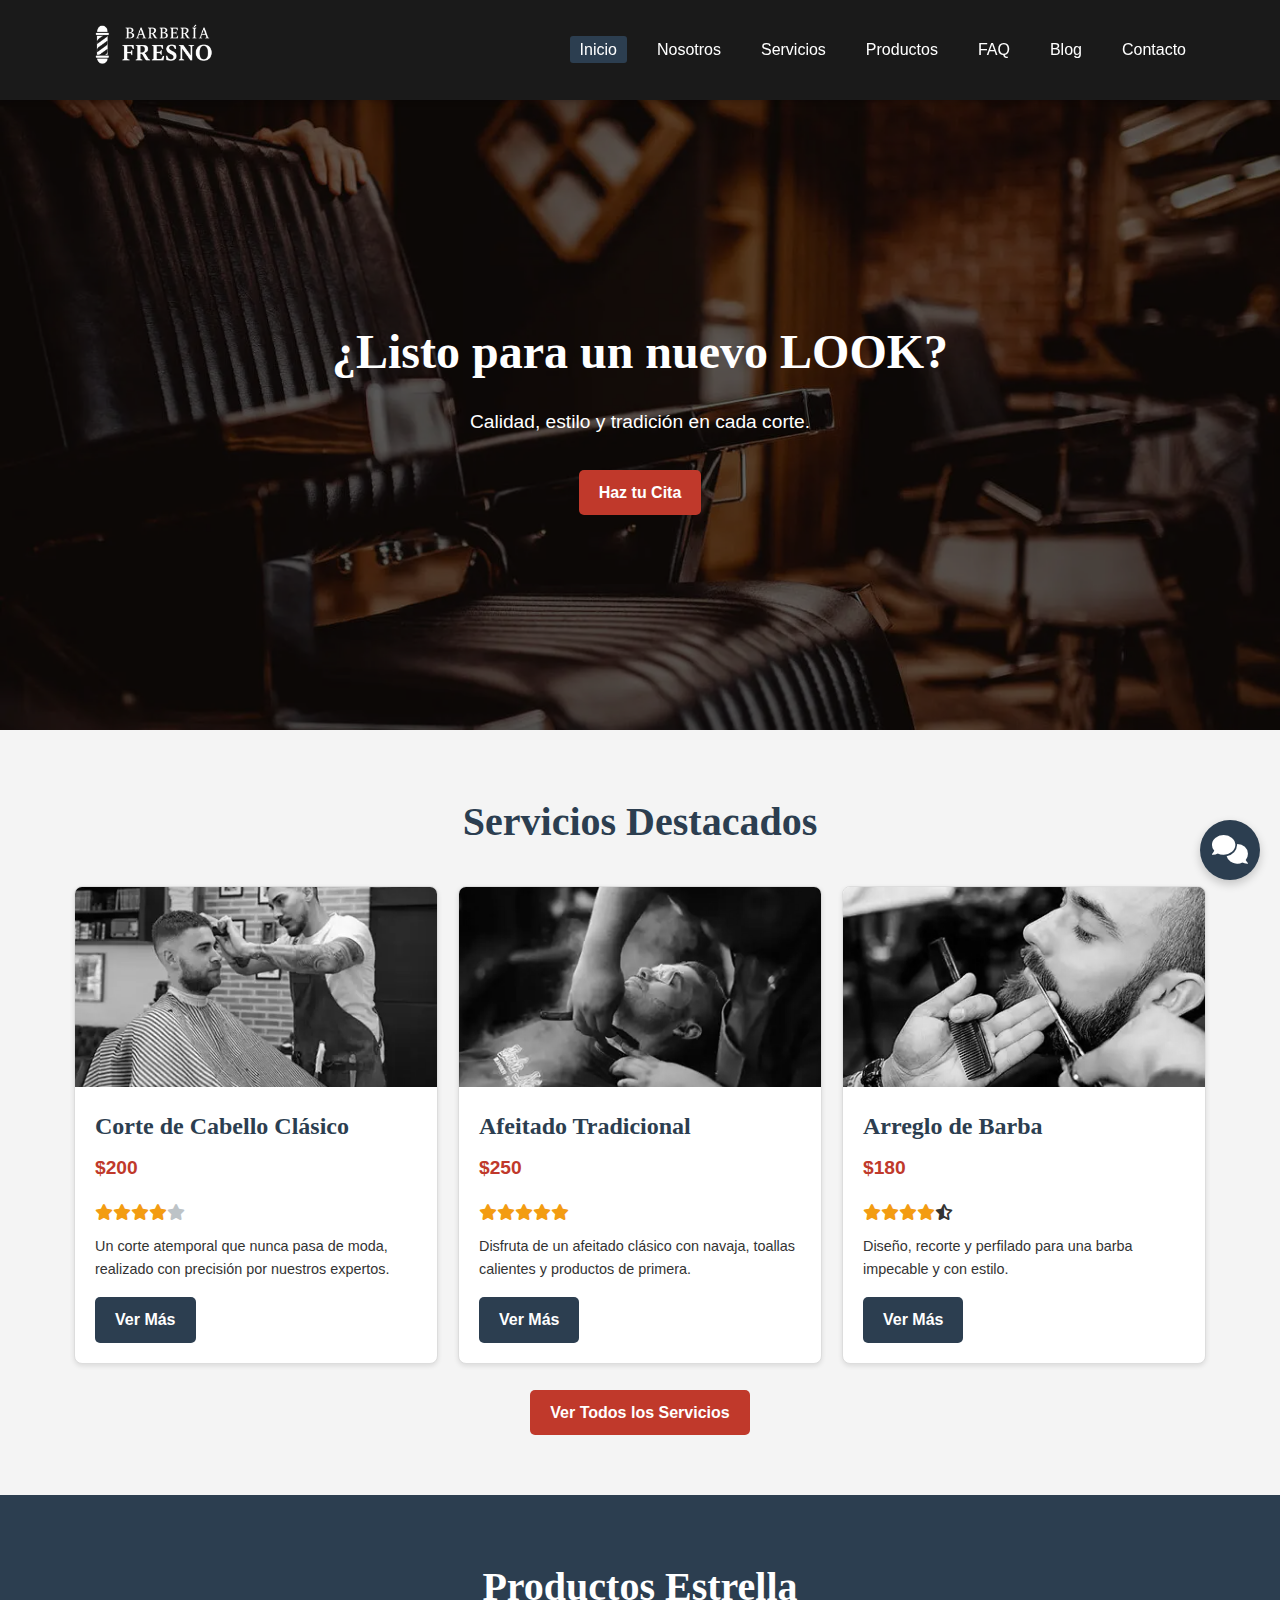
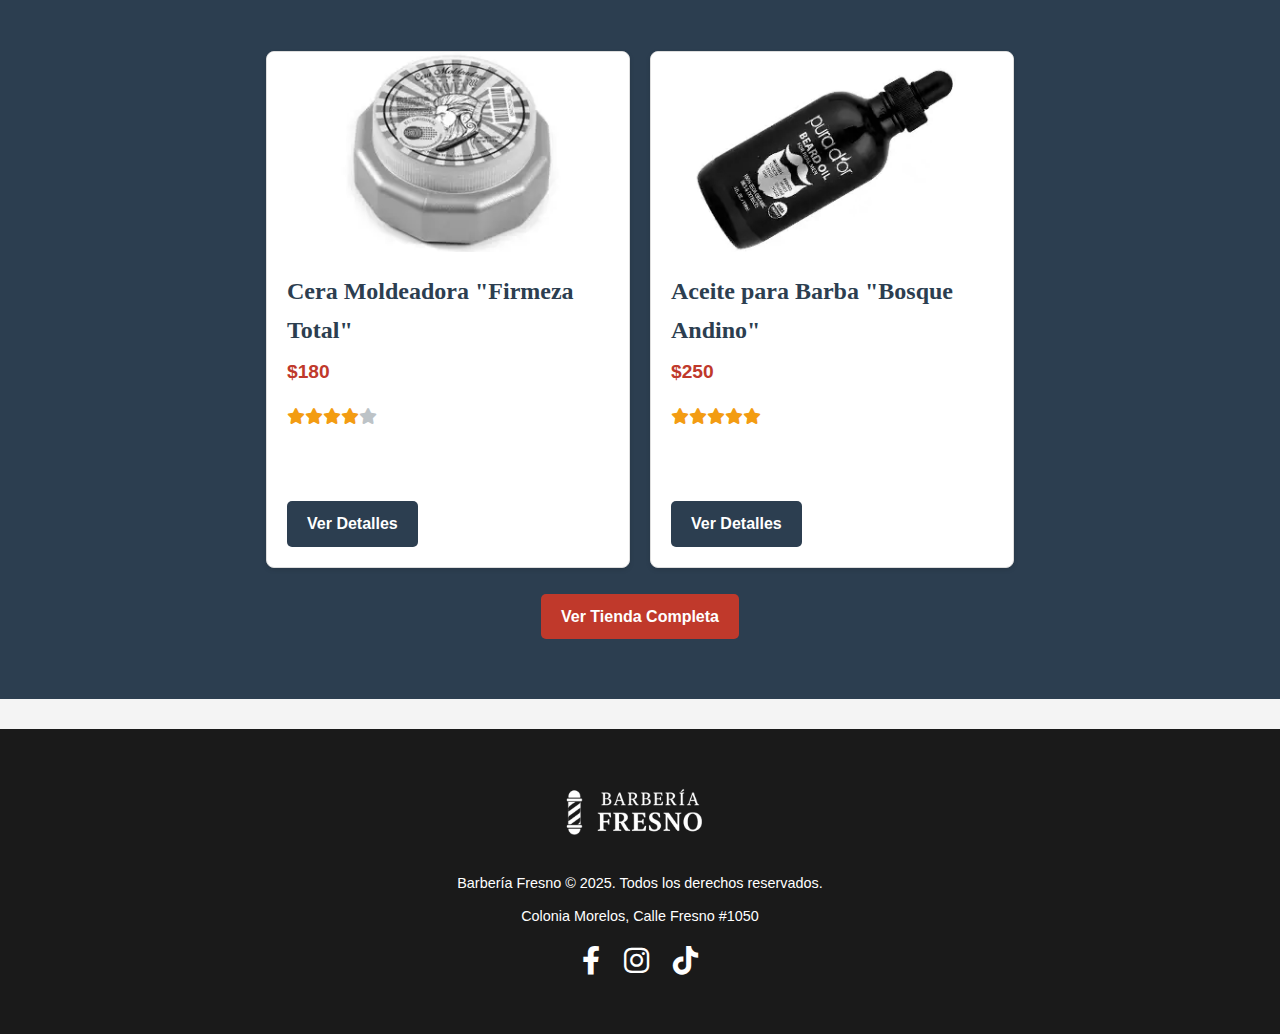
<file: index.html>
<!DOCTYPE html>
<html lang="es">
<head>
    <meta charset="UTF-8">
    <meta name="viewport" content="width=device-width, initial-scale=1.0">
    <title>Barbería Fresno - Inicio</title>
    <link rel="stylesheet" href="style.css">
    <link rel="stylesheet" href="https://cdnjs.cloudflare.com/ajax/libs/font-awesome/6.0.0-beta3/css/all.min.css">
</head>
<body>
    <header class="main-header">
        <div class="container">
            <a href="index.html" class="logo">
                <img src="img/logo_navbar.webp" alt="Logo Barbería Fresno">
                </a>
            <nav class="main-nav">
                <ul>
                    <li><a href="index.html" class="active">Inicio</a></li>
                    <li><a href="nosotros.html">Nosotros</a></li>
                    <li><a href="servicios.html">Servicios</a></li>
                    <li><a href="productos.html">Productos</a></li>
                    <li><a href="faq.html">FAQ</a></li>
                    <li><a href="blog.html">Blog</a></li>
                    <li><a href="contacto.html">Contacto</a></li>
                </ul>
            </nav>
        </div>
    </header>

    <main>
        <section class="hero">
            <h1>¿Listo para un nuevo LOOK?</h1>
            <p>Calidad, estilo y tradición en cada corte.</p>
            <a href="contacto.html#haz-cita" class="btn btn-accent">Haz tu Cita</a> </section>

        <section class="section" id="servicios-destacados">
            <div class="container">
                <h2>Servicios Destacados</h2>
                <div class="card-container">
                    <div class="card">
                        <img src="img/home_corte_servicios.webp" alt="Corte Clásico" class="bw-image">
                        <div class="card-content">
                            <h3>Corte de Cabello Clásico</h3>
                            <p class="price">$200</p>
                            <div class="star-rating">
                                <i class="fas fa-star filled"></i><i class="fas fa-star filled"></i><i class="fas fa-star filled"></i><i class="fas fa-star filled"></i><i class="fas fa-star"></i>
                            </div>
                            <p>Un corte atemporal que nunca pasa de moda, realizado con precisión por nuestros expertos.</p>
                            <a href="servicios.html#corte-clasico" class="btn btn-primary">Ver Más</a>
                        </div>
                    </div>
                    <div class="card">
                        <img src="img/home_afeitado_servicios.webp" alt="Afeitado Tradicional" class="bw-image">
                        <div class="card-content">
                            <h3>Afeitado Tradicional</h3>
                            <p class="price">$250</p>
                            <div class="star-rating">
                                <i class="fas fa-star filled"></i><i class="fas fa-star filled"></i><i class="fas fa-star filled"></i><i class="fas fa-star filled"></i><i class="fas fa-star filled"></i>
                            </div>
                            <p>Disfruta de un afeitado clásico con navaja, toallas calientes y productos de primera.</p>
                            <a href="servicios.html#afeitado-tradicional" class="btn btn-primary">Ver Más</a>
                        </div>
                    </div>
                    <div class="card">
                        <img src="img/home_barba_servicios.webp" alt="Arreglo de Barba" class="bw-image">
                        <div class="card-content">
                            <h3>Arreglo de Barba</h3>
                            <p class="price">$180</p>
                            <div class="star-rating">
                                <i class="fas fa-star filled"></i><i class="fas fa-star filled"></i><i class="fas fa-star filled"></i><i class="fas fa-star filled"></i><i class="fas fa-star-half-alt filled"></i>
                            </div>
                            <p>Diseño, recorte y perfilado para una barba impecable y con estilo.</p>
                            <a href="servicios.html#arreglo-barba" class="btn btn-primary">Ver Más</a>
                        </div>
                    </div>
                </div>
                <br>
                <a href="servicios.html" class="btn btn-accent">Ver Todos los Servicios</a>
            </div>
        </section>

        <section class="section section-dark" id="productos-destacados">
            <div class="container">
                <h2>Productos Estrella</h2>
                <div class="card-container">
                     <div class="card">
                        <img src="img/home_cera_productos.webp" alt="Cera Moldeadora" class="bw-image">
                        <div class="card-content">
                            <h3>Cera Moldeadora "Firmeza Total"</h3>
                            <p class="price">$180</p>
                             <div class="star-rating">
                                <i class="fas fa-star filled"></i><i class="fas fa-star filled"></i><i class="fas fa-star filled"></i><i class="fas fa-star filled"></i><i class="fas fa-star"></i>
                            </div>
                            <p>Fijación alta y brillo medio para peinados que duran todo el día. 100g.</p>
                            <a href="productos.html#cera-firmeza" class="btn btn-primary">Ver Detalles</a>
                        </div>
                    </div>
                    <div class="card">
                        <img src="img/home_aceite_productos.webp" alt="Aceite para Barba" class="bw-image">
                        <div class="card-content">
                            <h3>Aceite para Barba "Bosque Andino"</h3>
                            <p class="price">$250</p>
                            <div class="star-rating">
                                <i class="fas fa-star filled"></i><i class="fas fa-star filled"></i><i class="fas fa-star filled"></i><i class="fas fa-star filled"></i><i class="fas fa-star filled"></i>
                            </div>
                            <p>Aroma amaderado e hidratación profunda para una barba suave y saludable. 30ml.</p>
                            <a href="productos.html#aceite-bosque" class="btn btn-primary">Ver Detalles</a>
                        </div>
                    </div>
                </div>
                <br>
                <a href="productos.html" class="btn btn-accent" style="background-color: var(--color-accent-red);">Ver Tienda Completa</a>
            </div>
        </section>

    </main>

    <footer class="main-footer">
        <div class="container">
            <div class="footer-logo">
                <img src="img/logo_navbar.webp" alt="Logo Barbería Fresno en Footer">
                </div>
            <p>Barbería Fresno &copy; 2025. Todos los derechos reservados.</p>
            <p>Colonia Morelos, Calle Fresno #1050</p>
            <div class="social-links">
                <a href="#" target="_blank" aria-label="Facebook"><i class="fab fa-facebook-f"></i></a>
                <a href="#" target="_blank" aria-label="Instagram"><i class="fab fa-instagram"></i></a>
                <a href="#" target="_blank" aria-label="TikTok"><i class="fab fa-tiktok"></i></a>
            </div>
        </div>
    </footer>

    <a href="#" class="chat-fab" aria-label="Abrir chat">
        <i class="fas fa-comments"></i>
    </a>

</body>
</html>
</file>
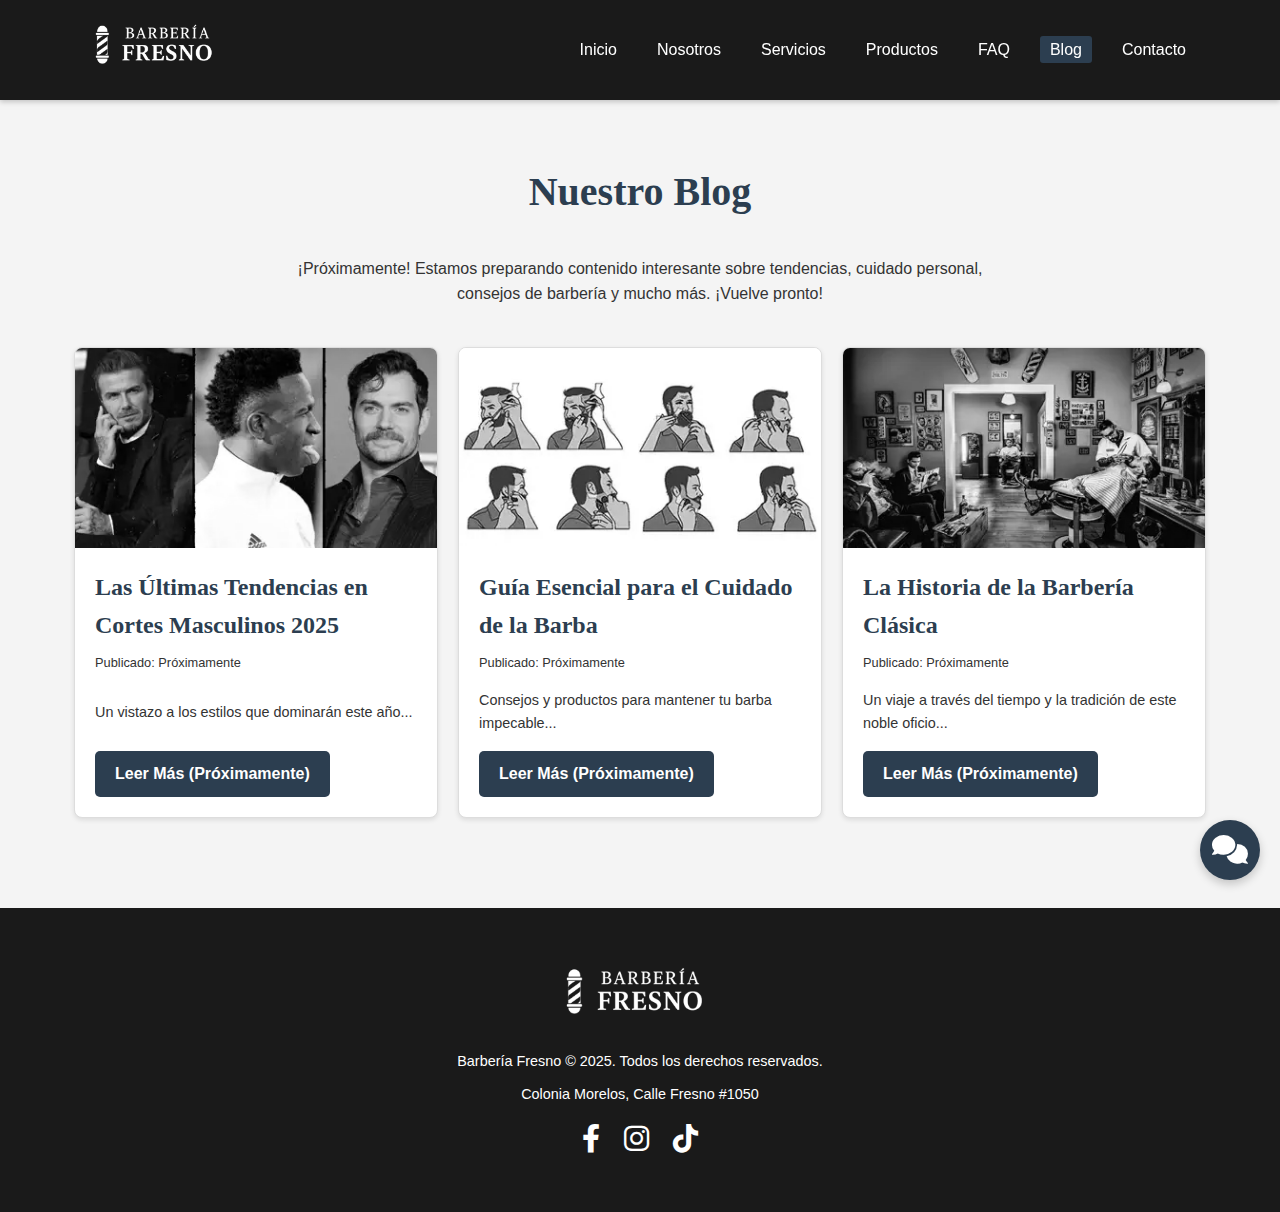
<file: blog.html>
<!DOCTYPE html>
<html lang="es">
<head>
    <meta charset="UTF-8">
    <meta name="viewport" content="width=device-width, initial-scale=1.0">
    <title>Blog - Barbería Fresno</title>
    <link rel="stylesheet" href="style.css">
    <link rel="stylesheet" href="https://cdnjs.cloudflare.com/ajax/libs/font-awesome/6.0.0-beta3/css/all.min.css">
</head>
<body>
    <header class="main-header">
        <div class="container">
            <a href="index.html" class="logo">
                <img src="img/logo_navbar.webp" alt="Logo Barbería Fresno">
            </a>
            <nav class="main-nav">
                <ul>
                    <li><a href="index.html">Inicio</a></li>
                    <li><a href="nosotros.html">Nosotros</a></li>
                    <li><a href="servicios.html">Servicios</a></li>
                    <li><a href="productos.html">Productos</a></li>
                    <li><a href="faq.html">FAQ</a></li>
                    <li><a href="blog.html" class="active">Blog</a></li>
                    <li><a href="contacto.html">Contacto</a></li>
                </ul>
            </nav>
        </div>
    </header>

    <main>
        <section class="section" id="blog-principal">
            <div class="container">
                <h2>Nuestro Blog</h2>
                <p style="margin-bottom: 2.5rem; max-width: 700px; margin-left: auto; margin-right:auto;">¡Próximamente! Estamos preparando contenido interesante sobre tendencias, cuidado personal, consejos de barbería y mucho más. ¡Vuelve pronto!</p>
                
                <div class="card-container">
                    <div class="card">
                        <img src="img/blog_1.webp" alt="Artículo de Blog 1" class="bw-image">
                        <div class="card-content">
                            <h3>Las Últimas Tendencias en Cortes Masculinos 2025</h3>
                             <p style="font-size: 0.8em; color: var(--color-gray-medium);">Publicado: Próximamente</p>
                            <p>Un vistazo a los estilos que dominarán este año...</p>
                            <a href="#" class="btn btn-primary">Leer Más (Próximamente)</a>
                        </div>
                    </div>
                    <div class="card">
                        <img src="img/blog_2.webp" alt="Artículo de Blog 2" class="bw-image">
                        <div class="card-content">
                            <h3>Guía Esencial para el Cuidado de la Barba</h3>
                             <p style="font-size: 0.8em; color: var(--color-gray-medium);">Publicado: Próximamente</p>
                            <p>Consejos y productos para mantener tu barba impecable...</p>
                            <a href="#" class="btn btn-primary">Leer Más (Próximamente)</a>
                        </div>
                    </div>
                    <div class="card">
                        <img src="img/blog_3.webp" alt="Artículo de Blog 3" class="bw-image">
                        <div class="card-content">
                            <h3>La Historia de la Barbería Clásica</h3>
                            <p style="font-size: 0.8em; color: var(--color-gray-medium);">Publicado: Próximamente</p>
                            <p>Un viaje a través del tiempo y la tradición de este noble oficio...</p>
                            <a href="#" class="btn btn-primary">Leer Más (Próximamente)</a>
                        </div>
                    </div>
                </div>
            </div>
        </section>
    </main>

    <footer class="main-footer">
        <div class="container">
            <div class="footer-logo">
                <img src="img/logo_navbar.webp" alt="Logo Barbería Fresno en Footer">
                </div>
            <p>Barbería Fresno &copy; 2025. Todos los derechos reservados.</p>
            <p>Colonia Morelos, Calle Fresno #1050</p>
            <div class="social-links">
                <a href="#" target="_blank" aria-label="Facebook"><i class="fab fa-facebook-f"></i></a>
                <a href="#" target="_blank" aria-label="Instagram"><i class="fab fa-instagram"></i></a>
                <a href="#" target="_blank" aria-label="TikTok"><i class="fab fa-tiktok"></i></a>
            </div>
        </div>
    </footer>

    <a href="#" class="chat-fab" aria-label="Abrir chat">
        <i class="fas fa-comments"></i>
    </a>

</body>
</html>
</file>
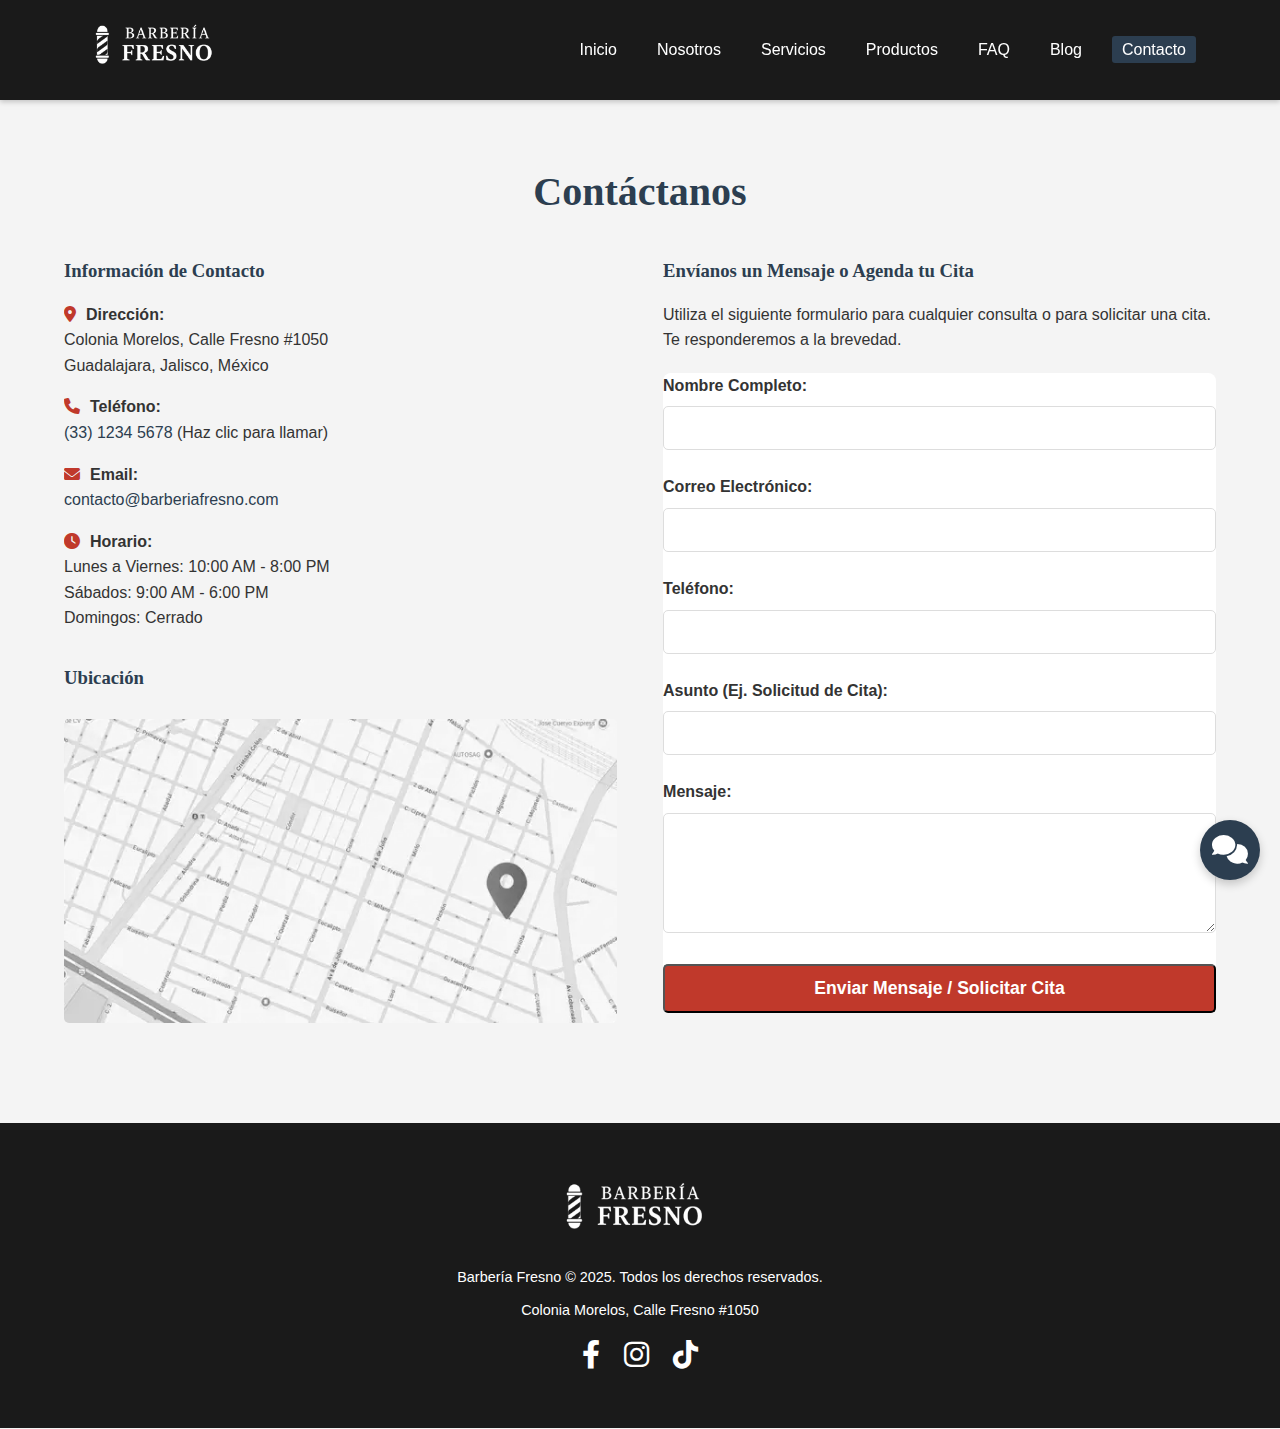
<file: contacto.html>
<!DOCTYPE html>
<html lang="es">
<head>
    <meta charset="UTF-8">
    <meta name="viewport" content="width=device-width, initial-scale=1.0">
    <title>Contacto - Barbería Fresno</title>
    <link rel="stylesheet" href="style.css">
    <link rel="stylesheet" href="https://cdnjs.cloudflare.com/ajax/libs/font-awesome/6.0.0-beta3/css/all.min.css">
</head>
<body>
    <header class="main-header">
        <div class="container">
            <a href="index.html" class="logo">
                <img src="img/logo_navbar.webp" alt="Logo Barbería Fresno">
            </a>
            <nav class="main-nav">
                <ul>
                    <li><a href="index.html">Inicio</a></li>
                    <li><a href="nosotros.html">Nosotros</a></li>
                    <li><a href="servicios.html">Servicios</a></li>
                    <li><a href="productos.html">Productos</a></li>
                    <li><a href="faq.html">FAQ</a></li>
                    <li><a href="blog.html">Blog</a></li>
                    <li><a href="contacto.html" class="active">Contacto</a></li>
                </ul>
            </nav>
        </div>
    </header>

    <main>
        <section class="section" id="pagina-contacto">
            <div class="container">
                <h2>Contáctanos</h2>
                <div style="display: flex; flex-wrap: wrap; gap: 30px; justify-content: space-between; text-align: left;">
                    
                    <div style="flex-basis: 48%; min-width: 300px;">
                        <h3>Información de Contacto</h3>
                        <p><i class="fas fa-map-marker-alt" style="color: var(--color-accent-red); margin-right: 10px;"></i><strong>Dirección:</strong><br>Colonia Morelos, Calle Fresno #1050<br>Guadalajara, Jalisco, México</p>
                        <p><i class="fas fa-phone" style="color: var(--color-accent-red); margin-right: 10px;"></i><strong>Teléfono:</strong><br><a href="tel:+523312345678">(33) 1234 5678</a> (Haz clic para llamar)</p>
                        <p><i class="fas fa-envelope" style="color: var(--color-accent-red); margin-right: 10px;"></i><strong>Email:</strong><br><a href="mailto:contacto@barberiafresno.com">contacto@barberiafresno.com</a></p>
                        <p><i class="fas fa-clock" style="color: var(--color-accent-red); margin-right: 10px;"></i><strong>Horario:</strong><br>Lunes a Viernes: 10:00 AM - 8:00 PM<br>Sábados: 9:00 AM - 6:00 PM<br>Domingos: Cerrado</p>
                        
                        <h3 style="margin-top: 2rem;">Ubicación</h3>
                        <img src="img/mapa.webp" alt="Mapa de ubicación de Barbería Fresno" class="bw-image" style="width:100%; height:auto; border-radius: 5px; margin-top:10px;">
                    </div>

                    <div style="flex-basis: 48%; min-width: 300px;" id="haz-cita">
                        <h3>Envíanos un Mensaje o Agenda tu Cita</h3>
                        <p>Utiliza el siguiente formulario para cualquier consulta o para solicitar una cita. Te responderemos a la brevedad.</p>
                        <form action="#" method="POST" class="contact-form" style="padding:0; box-shadow:none;">
                            <div class="form-group">
                                <label for="nombre">Nombre Completo:</label>
                                <input type="text" id="nombre" name="nombre" required>
                            </div>
                            <div class="form-group">
                                <label for="email">Correo Electrónico:</label>
                                <input type="email" id="email" name="email" required>
                            </div>
                            <div class="form-group">
                                <label for="telefono">Teléfono:</label>
                                <input type="tel" id="telefono" name="telefono">
                            </div>
                            <div class="form-group">
                                <label for="asunto">Asunto (Ej. Solicitud de Cita):</label>
                                <input type="text" id="asunto" name="asunto">
                            </div>
                            <div class="form-group">
                                <label for="mensaje">Mensaje:</label>
                                <textarea id="mensaje" name="mensaje" rows="5" required></textarea>
                            </div>
                            <button type="submit" class="btn btn-accent">Enviar Mensaje / Solicitar Cita</button>
                        </form>
                    </div>
                </div>
            </div>
        </section>
    </main>

    <footer class="main-footer">
        <div class="container">
            <div class="footer-logo">
                <img src="img/logo_navbar.webp" alt="Logo Barbería Fresno en Footer">
                </div>
            <p>Barbería Fresno &copy; 2025. Todos los derechos reservados.</p>
            <p>Colonia Morelos, Calle Fresno #1050</p>
            <div class="social-links">
                <a href="#" target="_blank" aria-label="Facebook"><i class="fab fa-facebook-f"></i></a>
                <a href="#" target="_blank" aria-label="Instagram"><i class="fab fa-instagram"></i></a>
                <a href="#" target="_blank" aria-label="TikTok"><i class="fab fa-tiktok"></i></a>
            </div>
        </div>
    </footer>

    <a href="#" class="chat-fab" aria-label="Abrir chat">
        <i class="fas fa-comments"></i>
    </a>

</body>
</html>
</file>
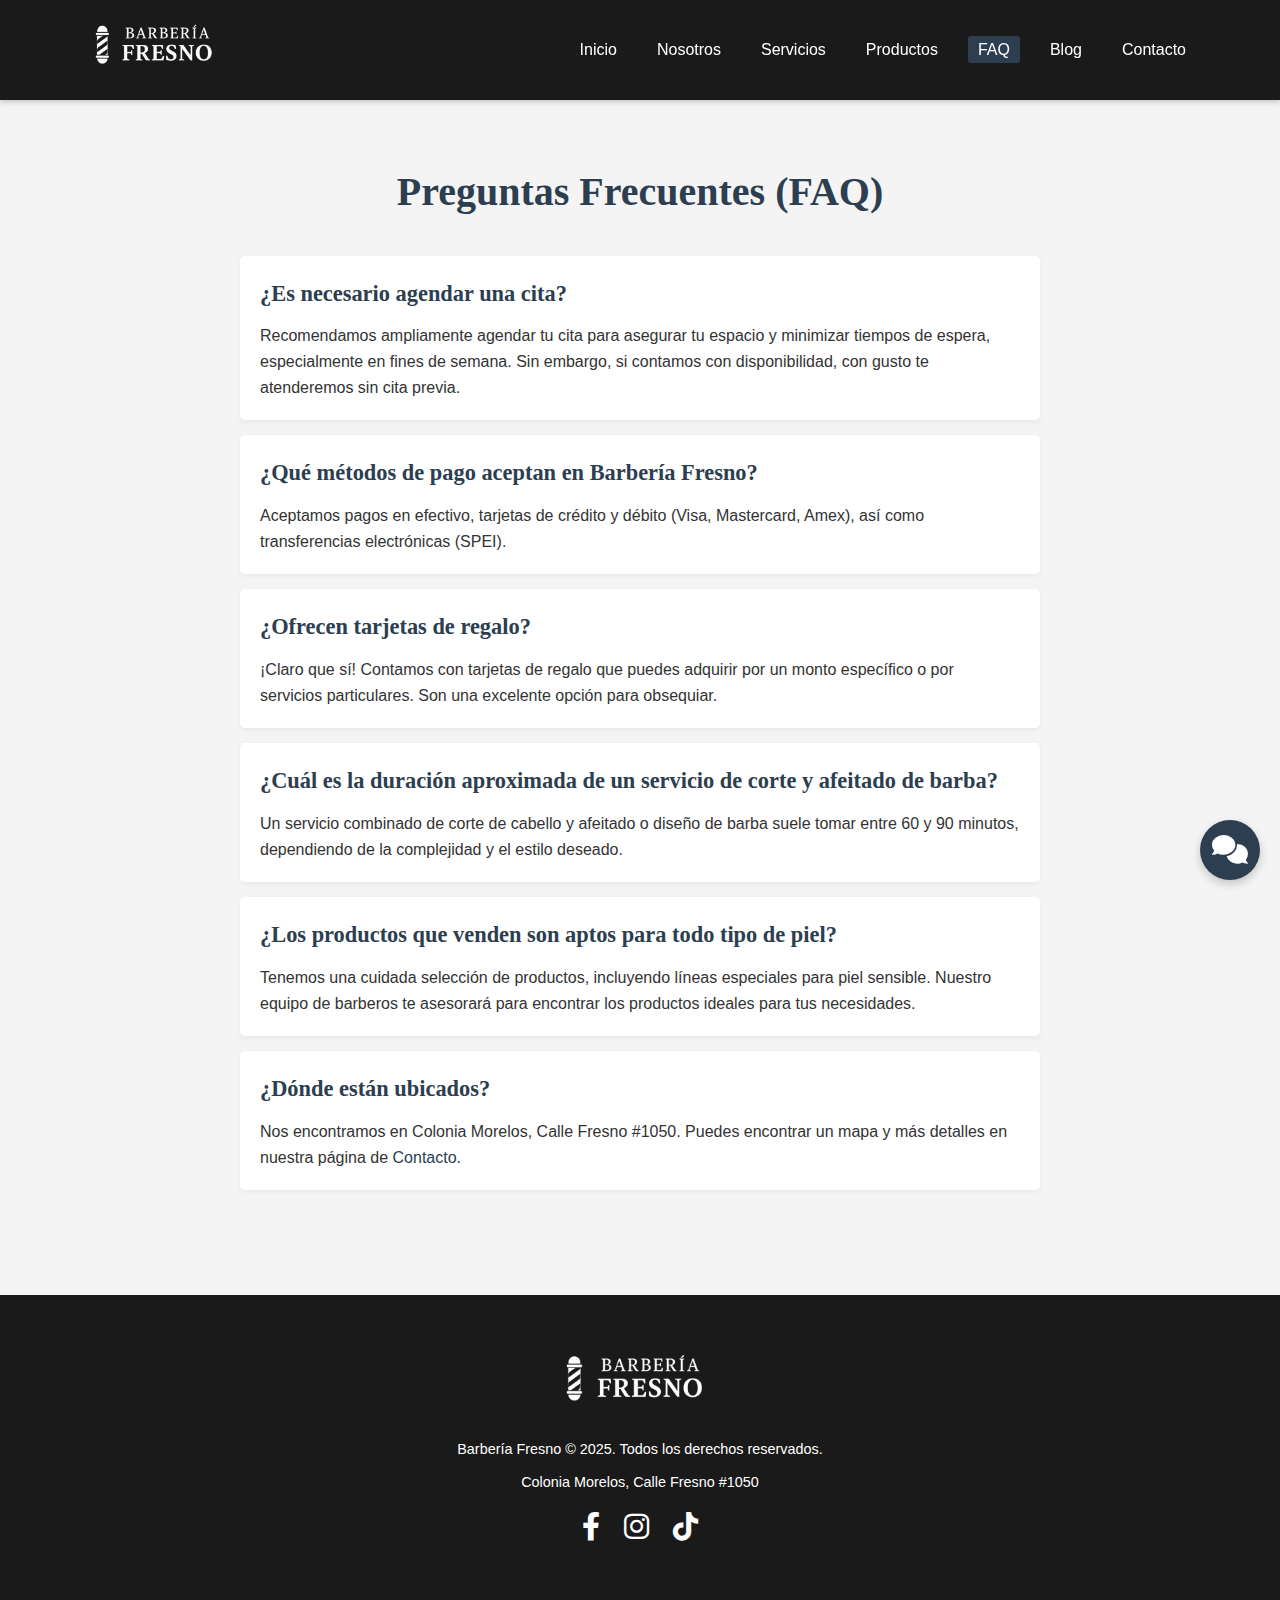
<file: faq.html>
<!DOCTYPE html>
<html lang="es">
<head>
    <meta charset="UTF-8">
    <meta name="viewport" content="width=device-width, initial-scale=1.0">
    <title>Preguntas Frecuentes - Barbería Fresno</title>
    <link rel="stylesheet" href="style.css">
    <link rel="stylesheet" href="https://cdnjs.cloudflare.com/ajax/libs/font-awesome/6.0.0-beta3/css/all.min.css">
</head>
<body>
    <header class="main-header">
        <div class="container">
            <a href="index.html" class="logo">
                <img src="img/logo_navbar.webp" alt="Logo Barbería Fresno">
            </a>
            <nav class="main-nav">
                <ul>
                    <li><a href="index.html">Inicio</a></li>
                    <li><a href="nosotros.html">Nosotros</a></li>
                    <li><a href="servicios.html">Servicios</a></li>
                    <li><a href="productos.html">Productos</a></li>
                    <li><a href="faq.html" class="active">FAQ</a></li>
                    <li><a href="blog.html">Blog</a></li>
                    <li><a href="contacto.html">Contacto</a></li>
                </ul>
            </nav>
        </div>
    </header>

    <main>
        <section class="section" id="preguntas-frecuentes">
            <div class="container">
                <h2>Preguntas Frecuentes (FAQ)</h2>
                <div class="faq-list" style="max-width: 800px; margin: auto;">
                    <div class="faq-item">
                        <h3>¿Es necesario agendar una cita?</h3>
                        <p>Recomendamos ampliamente agendar tu cita para asegurar tu espacio y minimizar tiempos de espera, especialmente en fines de semana. Sin embargo, si contamos con disponibilidad, con gusto te atenderemos sin cita previa.</p>
                    </div>
                    <div class="faq-item">
                        <h3>¿Qué métodos de pago aceptan en Barbería Fresno?</h3>
                        <p>Aceptamos pagos en efectivo, tarjetas de crédito y débito (Visa, Mastercard, Amex), así como transferencias electrónicas (SPEI).</p>
                    </div>
                    <div class="faq-item">
                        <h3>¿Ofrecen tarjetas de regalo?</h3>
                        <p>¡Claro que sí! Contamos con tarjetas de regalo que puedes adquirir por un monto específico o por servicios particulares. Son una excelente opción para obsequiar.</p>
                    </div>
                    <div class="faq-item">
                        <h3>¿Cuál es la duración aproximada de un servicio de corte y afeitado de barba?</h3>
                        <p>Un servicio combinado de corte de cabello y afeitado o diseño de barba suele tomar entre 60 y 90 minutos, dependiendo de la complejidad y el estilo deseado.</p>
                    </div>
                    <div class="faq-item">
                        <h3>¿Los productos que venden son aptos para todo tipo de piel?</h3>
                        <p>Tenemos una cuidada selección de productos, incluyendo líneas especiales para piel sensible. Nuestro equipo de barberos te asesorará para encontrar los productos ideales para tus necesidades.</p>
                    </div>
                     <div class="faq-item">
                        <h3>¿Dónde están ubicados?</h3>
                        <p>Nos encontramos en Colonia Morelos, Calle Fresno #1050. Puedes encontrar un mapa y más detalles en nuestra página de <a href="contacto.html">Contacto</a>.</p>
                    </div>
                </div>
            </div>
        </section>
    </main>

    <footer class="main-footer">
        <div class="container">
            <div class="footer-logo">
                <img src="img/logo_navbar.webp" alt="Logo Barbería Fresno en Footer">
                </div>
            <p>Barbería Fresno &copy; 2025. Todos los derechos reservados.</p>
            <p>Colonia Morelos, Calle Fresno #1050</p>
            <div class="social-links">
                <a href="#" target="_blank" aria-label="Facebook"><i class="fab fa-facebook-f"></i></a>
                <a href="#" target="_blank" aria-label="Instagram"><i class="fab fa-instagram"></i></a>
                <a href="#" target="_blank" aria-label="TikTok"><i class="fab fa-tiktok"></i></a>
            </div>
        </div>
    </footer>

    <a href="#" class="chat-fab" aria-label="Abrir chat">
        <i class="fas fa-comments"></i>
    </a>

</body>
</html>
</file>
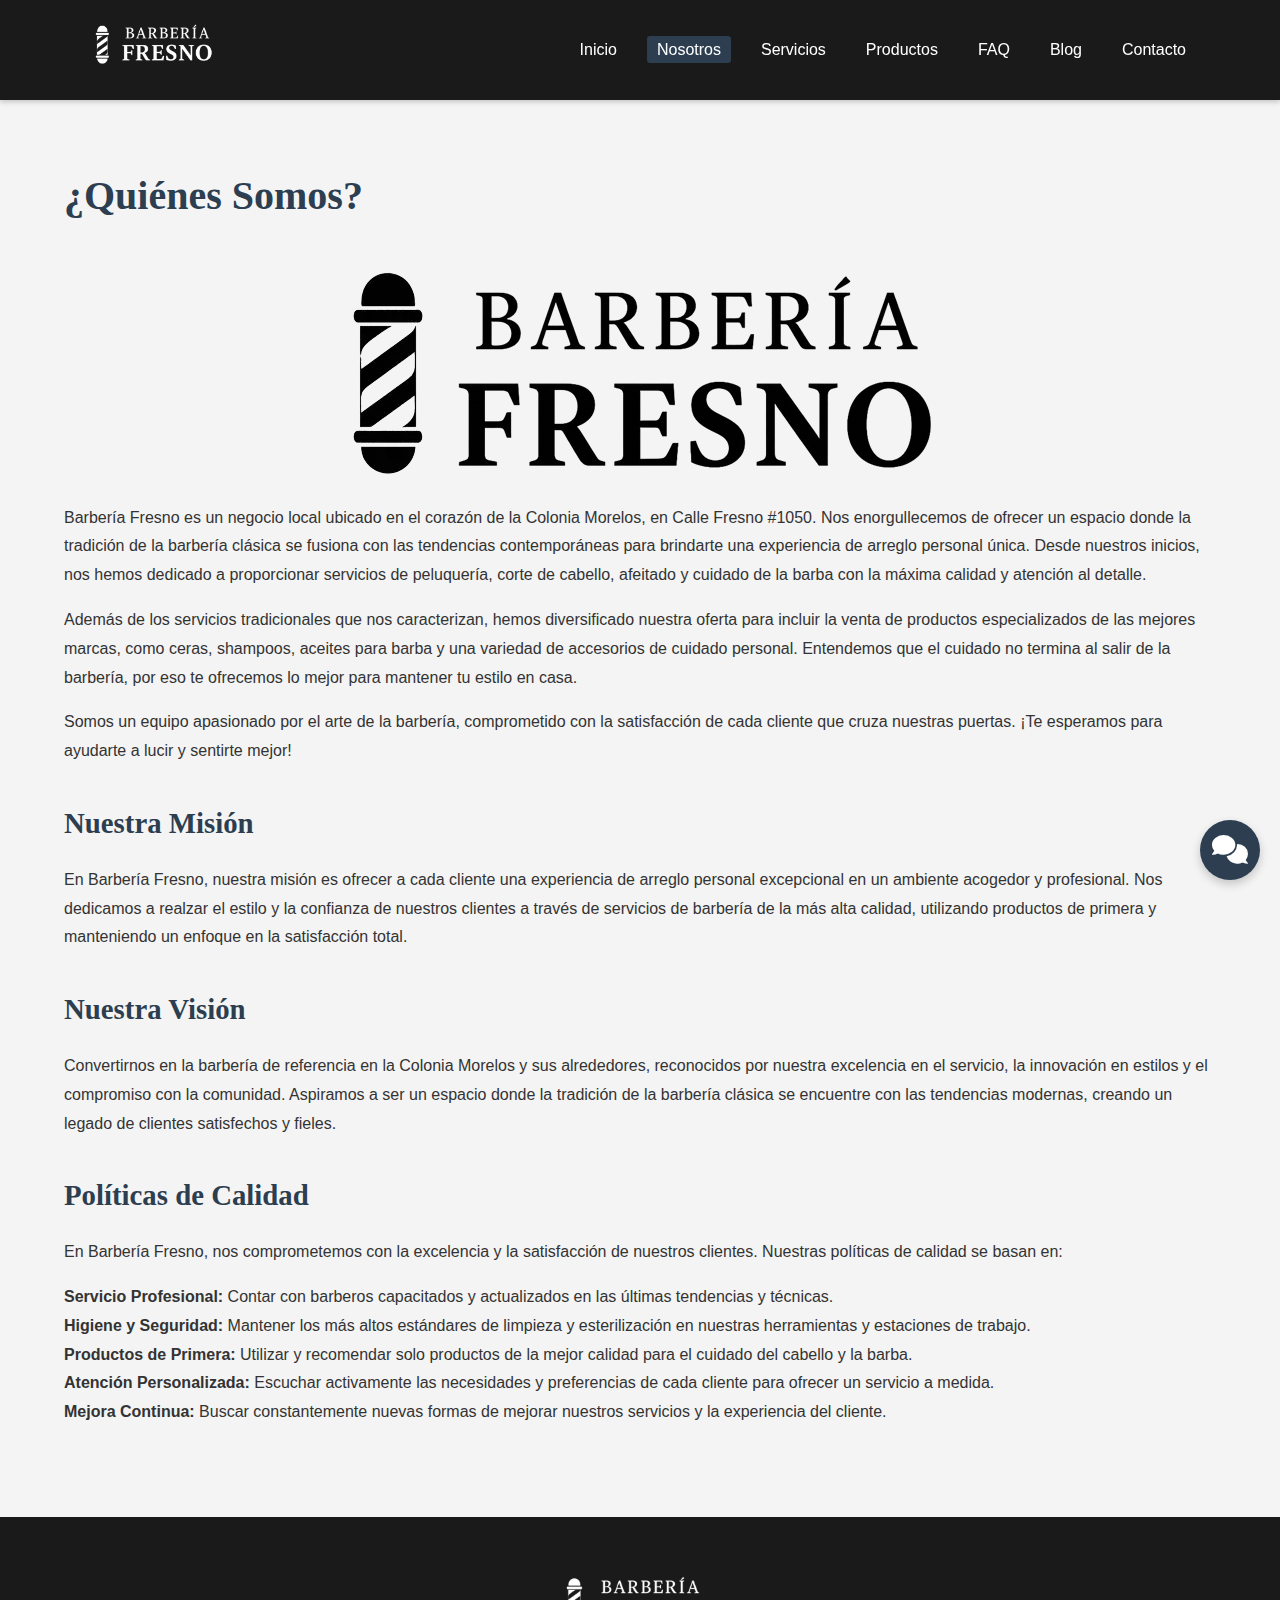
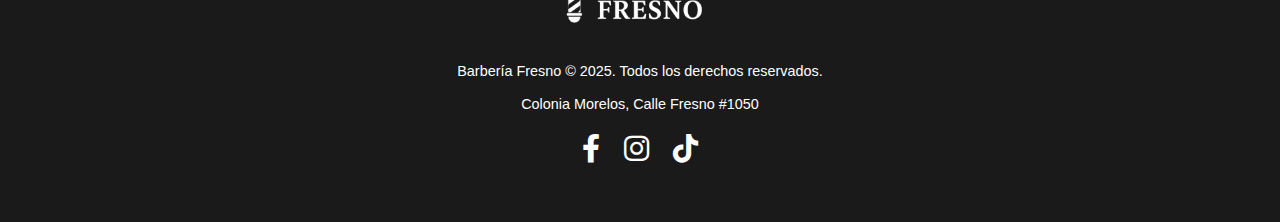
<file: nosotros.html>
<!DOCTYPE html>
<html lang="es">
<head>
    <meta charset="UTF-8">
    <meta name="viewport" content="width=device-width, initial-scale=1.0">
    <title>Nosotros - Barbería Fresno</title>
    <link rel="stylesheet" href="style.css">
    <link rel="stylesheet" href="https://cdnjs.cloudflare.com/ajax/libs/font-awesome/6.0.0-beta3/css/all.min.css">
</head>
<body>
    <header class="main-header">
        <div class="container">
            <a href="index.html" class="logo">
                <img src="img/logo_navbar.webp" alt="Logo Barbería Fresno">
            </a>
            <nav class="main-nav">
                <ul>
                    <li><a href="index.html">Inicio</a></li>
                    <li><a href="nosotros.html" class="active">Nosotros</a></li>
                    <li><a href="servicios.html">Servicios</a></li>
                    <li><a href="productos.html">Productos</a></li>
                    <li><a href="faq.html">FAQ</a></li>
                    <li><a href="blog.html">Blog</a></li>
                    <li><a href="contacto.html">Contacto</a></li>
                </ul>
            </nav>
        </div>
    </header>

    <main>
        <section class="section" id="quienes-somos">
            <div class="container about-us-content">
                <h2>¿Quiénes Somos?</h2>
                <img src="img/logo_nosotros.webp" alt="Equipo de Barbería Fresno" class="bw-image" style="width:100%; max-width:600px; margin:0 auto 20px; display:block; border-radius: 8px;">
                <p>Barbería Fresno es un negocio local ubicado en el corazón de la Colonia Morelos, en Calle Fresno #1050. Nos enorgullecemos de ofrecer un espacio donde la tradición de la barbería clásica se fusiona con las tendencias contemporáneas para brindarte una experiencia de arreglo personal única. Desde nuestros inicios, nos hemos dedicado a proporcionar servicios de peluquería, corte de cabello, afeitado y cuidado de la barba con la máxima calidad y atención al detalle.</p>
                <p>Además de los servicios tradicionales que nos caracterizan, hemos diversificado nuestra oferta para incluir la venta de productos especializados de las mejores marcas, como ceras, shampoos, aceites para barba y una variedad de accesorios de cuidado personal. Entendemos que el cuidado no termina al salir de la barbería, por eso te ofrecemos lo mejor para mantener tu estilo en casa.</p>
                <p>Somos un equipo apasionado por el arte de la barbería, comprometido con la satisfacción de cada cliente que cruza nuestras puertas. ¡Te esperamos para ayudarte a lucir y sentirte mejor!</p>

                <h3>Nuestra Misión</h3>
                <p>En Barbería Fresno, nuestra misión es ofrecer a cada cliente una experiencia de arreglo personal excepcional en un ambiente acogedor y profesional. Nos dedicamos a realzar el estilo y la confianza de nuestros clientes a través de servicios de barbería de la más alta calidad, utilizando productos de primera y manteniendo un enfoque en la satisfacción total.</p>

                <h3>Nuestra Visión</h3>
                <p>Convertirnos en la barbería de referencia en la Colonia Morelos y sus alrededores, reconocidos por nuestra excelencia en el servicio, la innovación en estilos y el compromiso con la comunidad. Aspiramos a ser un espacio donde la tradición de la barbería clásica se encuentre con las tendencias modernas, creando un legado de clientes satisfechos y fieles.</p>

                <h3>Políticas de Calidad</h3>
                <p>En Barbería Fresno, nos comprometemos con la excelencia y la satisfacción de nuestros clientes. Nuestras políticas de calidad se basan en:</p>
                <ul>
                    <li><strong>Servicio Profesional:</strong> Contar con barberos capacitados y actualizados en las últimas tendencias y técnicas.</li>
                    <li><strong>Higiene y Seguridad:</strong> Mantener los más altos estándares de limpieza y esterilización en nuestras herramientas y estaciones de trabajo.</li>
                    <li><strong>Productos de Primera:</strong> Utilizar y recomendar solo productos de la mejor calidad para el cuidado del cabello y la barba.</li>
                    <li><strong>Atención Personalizada:</strong> Escuchar activamente las necesidades y preferencias de cada cliente para ofrecer un servicio a medida.</li>
                    <li><strong>Mejora Continua:</strong> Buscar constantemente nuevas formas de mejorar nuestros servicios y la experiencia del cliente.</li>
                </ul>
            </div>
        </section>
    </main>

    <footer class="main-footer">
        <div class="container">
            <div class="footer-logo">
                <img src="img/logo_navbar.webp" alt="Logo Barbería Fresno en Footer">
                </div>
            <p>Barbería Fresno &copy; 2025. Todos los derechos reservados.</p>
            <p>Colonia Morelos, Calle Fresno #1050</p>
            <div class="social-links">
                <a href="#" target="_blank" aria-label="Facebook"><i class="fab fa-facebook-f"></i></a>
                <a href="#" target="_blank" aria-label="Instagram"><i class="fab fa-instagram"></i></a>
                <a href="#" target="_blank" aria-label="TikTok"><i class="fab fa-tiktok"></i></a>
            </div>
        </div>
    </footer>

    <a href="#" class="chat-fab" aria-label="Abrir chat">
        <i class="fas fa-comments"></i>
    </a>

</body>
</html>
</file>
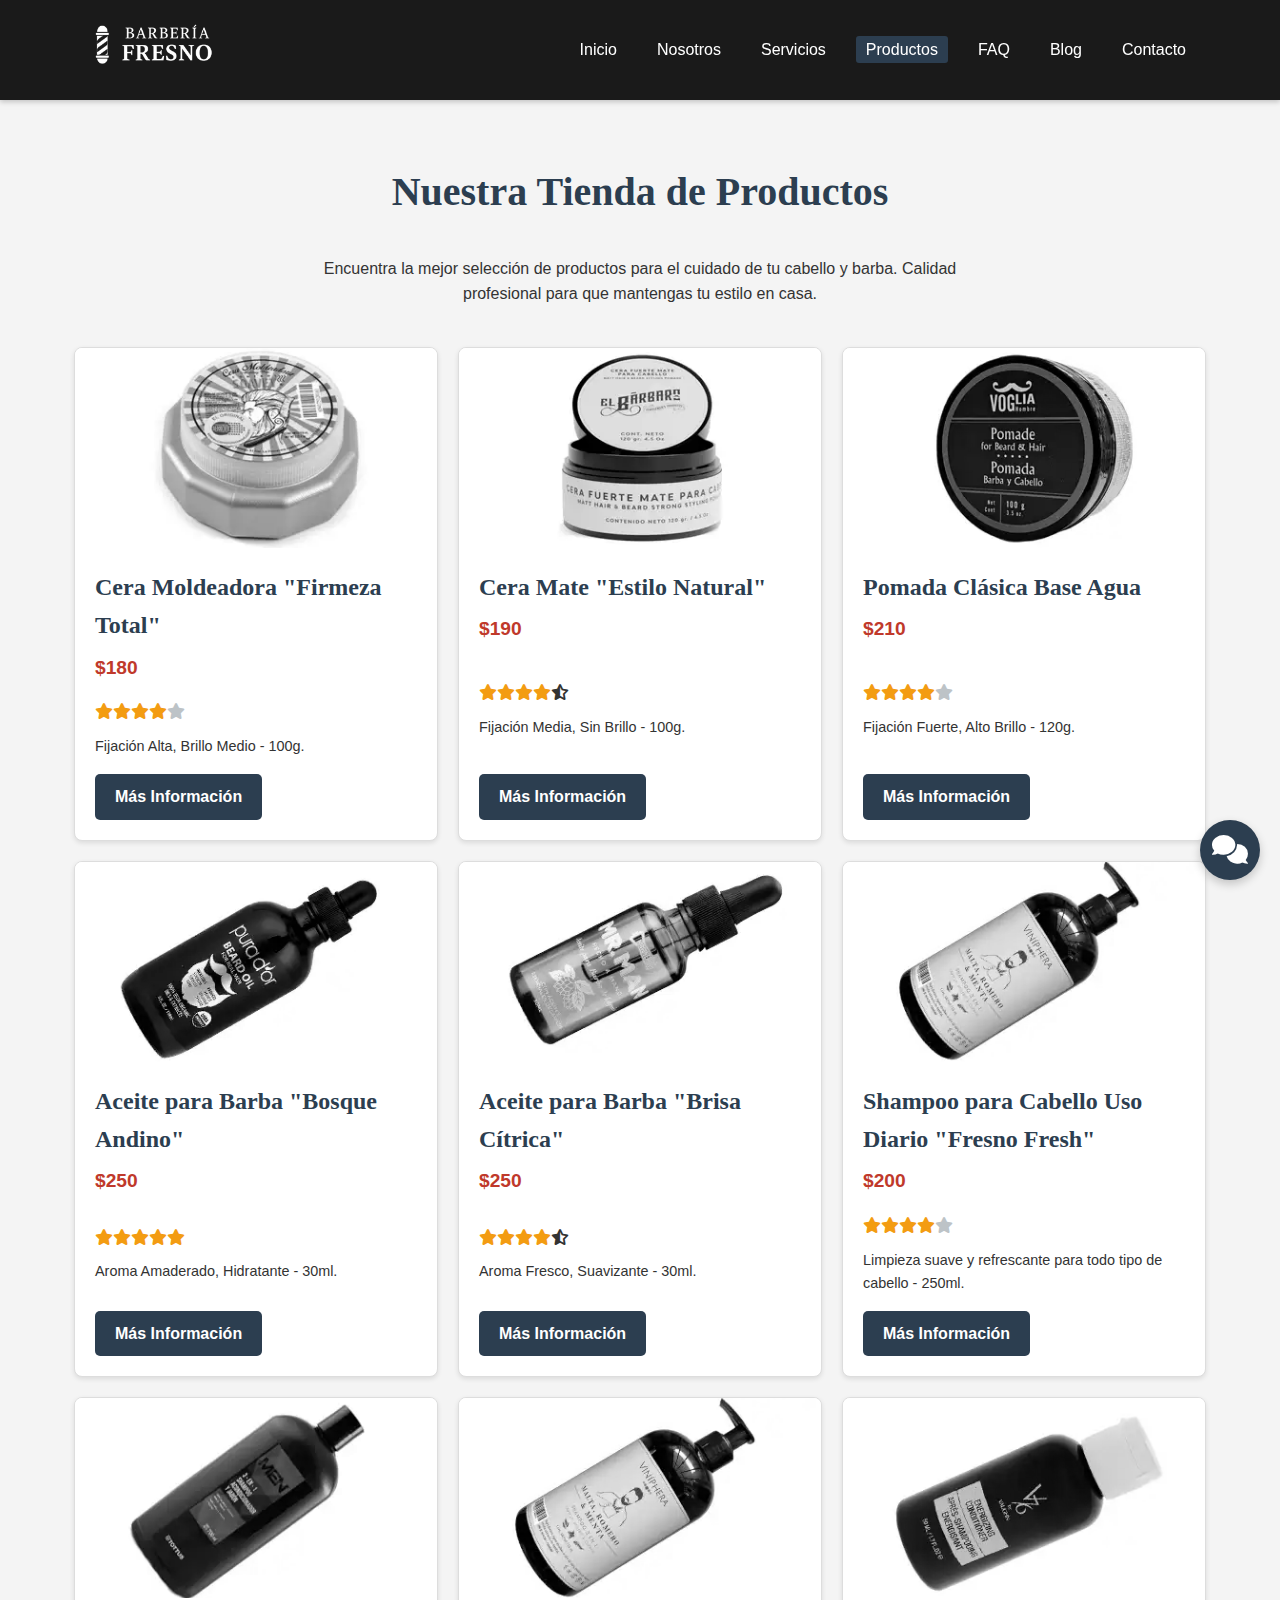
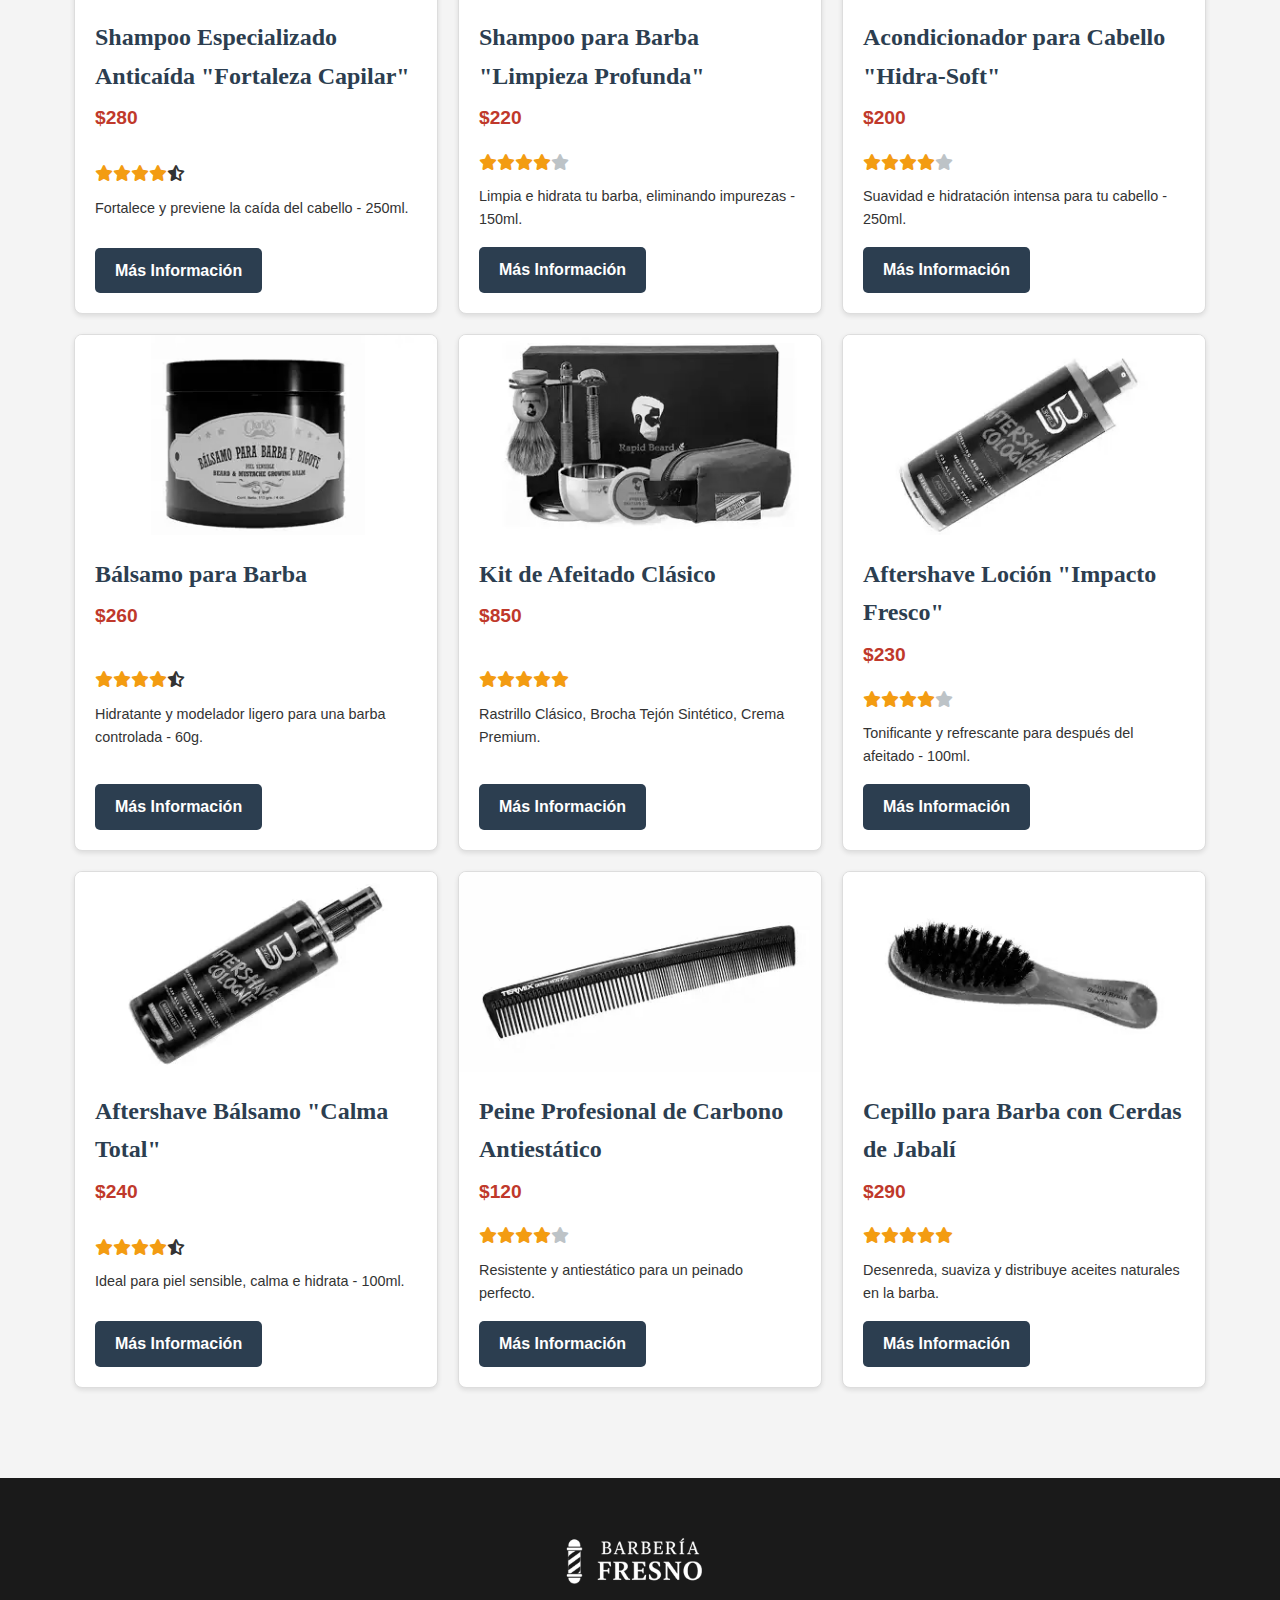
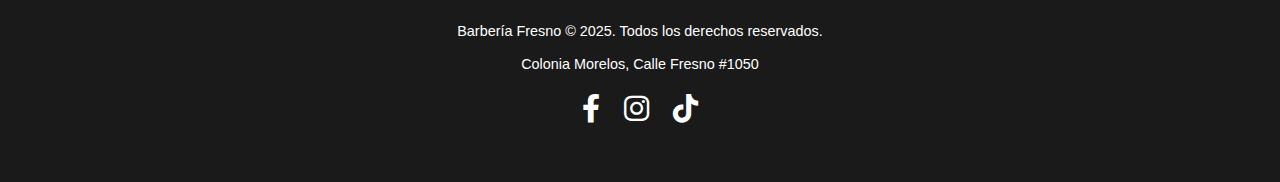
<file: productos.html>
<!DOCTYPE html>
<html lang="es">
<head>
    <meta charset="UTF-8">
    <meta name="viewport" content="width=device-width, initial-scale=1.0">
    <title>Productos - Barbería Fresno</title>
    <link rel="stylesheet" href="style.css">
    <link rel="stylesheet" href="https://cdnjs.cloudflare.com/ajax/libs/font-awesome/6.0.0-beta3/css/all.min.css">
</head>
<body>
    <header class="main-header">
        <div class="container">
            <a href="index.html" class="logo">
                <img src="img/logo_navbar.webp" alt="Logo Barbería Fresno">
            </a>
            <nav class="main-nav">
                <ul>
                    <li><a href="index.html">Inicio</a></li>
                    <li><a href="nosotros.html">Nosotros</a></li>
                    <li><a href="servicios.html">Servicios</a></li>
                    <li><a href="productos.html" class="active">Productos</a></li>
                    <li><a href="faq.html">FAQ</a></li>
                    <li><a href="blog.html">Blog</a></li>
                    <li><a href="contacto.html">Contacto</a></li>
                </ul>
            </nav>
        </div>
    </header>

    <main>
        <section class="section" id="nuestra-tienda">
            <div class="container">
                <h2>Nuestra Tienda de Productos</h2>
                <p style="margin-bottom: 2.5rem; max-width: 700px; margin-left: auto; margin-right:auto;">Encuentra la mejor selección de productos para el cuidado de tu cabello y barba. Calidad profesional para que mantengas tu estilo en casa.</p>
                <div class="card-container">
                    <div class="card" id="cera-firmeza">
                        <img src="img/home_cera_productos.webp" alt="Cera Moldeadora Firmeza Total" class="bw-image">
                        <div class="card-content">
                            <h3>Cera Moldeadora "Firmeza Total"</h3>
                            <p class="price">$180</p>
                            <div class="star-rating">
                                <i class="fas fa-star filled"></i><i class="fas fa-star filled"></i><i class="fas fa-star filled"></i><i class="fas fa-star filled"></i><i class="fas fa-star"></i>
                            </div>
                            <p>Fijación Alta, Brillo Medio - 100g.</p>
                            <a href="#" class="btn btn-primary">Más Información</a>
                        </div>
                    </div>
                    <div class="card" id="cera-mate">
                        <img src="img/product_ceram.webp" alt="Cera Mate Estilo Natural" class="bw-image">
                        <div class="card-content">
                            <h3>Cera Mate "Estilo Natural"</h3>
                            <p class="price">$190</p>
                            <div class="star-rating">
                                <i class="fas fa-star filled"></i><i class="fas fa-star filled"></i><i class="fas fa-star filled"></i><i class="fas fa-star filled"></i><i class="fas fa-star-half-alt filled"></i>
                            </div>
                            <p>Fijación Media, Sin Brillo - 100g.</p>
                            <a href="#" class="btn btn-primary">Más Información</a>
                        </div>
                    </div>
                    <div class="card" id="pomada-clasica">
                        <img src="img/product_pomada.webp" alt="Pomada Clásica Base Agua" class="bw-image">
                        <div class="card-content">
                            <h3>Pomada Clásica Base Agua</h3>
                            <p class="price">$210</p>
                            <div class="star-rating">
                                <i class="fas fa-star filled"></i><i class="fas fa-star filled"></i><i class="fas fa-star filled"></i><i class="fas fa-star filled"></i><i class="fas fa-star"></i>
                            </div>
                            <p>Fijación Fuerte, Alto Brillo - 120g.</p>
                            <a href="#" class="btn btn-primary">Más Información</a>
                        </div>
                    </div>
                    <div class="card" id="aceite-bosque">
                        <img src="img/home_aceite_productos.webp" alt="Aceite para Barba Bosque Andino" class="bw-image">
                        <div class="card-content">
                            <h3>Aceite para Barba "Bosque Andino"</h3>
                            <p class="price">$250</p>
                            <div class="star-rating">
                                <i class="fas fa-star filled"></i><i class="fas fa-star filled"></i><i class="fas fa-star filled"></i><i class="fas fa-star filled"></i><i class="fas fa-star filled"></i>
                            </div>
                            <p>Aroma Amaderado, Hidratante - 30ml.</p>
                            <a href="#" class="btn btn-primary">Más Información</a>
                        </div>
                    </div>
                    <div class="card" id="aceite-citrico">
                        <img src="img/product_aceitec.webp" alt="Aceite para Barba Brisa Cítrica" class="bw-image">
                        <div class="card-content">
                            <h3>Aceite para Barba "Brisa Cítrica"</h3>
                            <p class="price">$250</p>
                            <div class="star-rating">
                                <i class="fas fa-star filled"></i><i class="fas fa-star filled"></i><i class="fas fa-star filled"></i><i class="fas fa-star filled"></i><i class="fas fa-star-half-alt filled"></i>
                            </div>
                            <p>Aroma Fresco, Suavizante - 30ml.</p>
                            <a href="#" class="btn btn-primary">Más Información</a>
                        </div>
                    </div>
                    <div class="card" id="shampoo-diario">
                        <img src="img/product_shapoo.webp" alt="Shampoo Uso Diario" class="bw-image">
                        <div class="card-content">
                            <h3>Shampoo para Cabello Uso Diario "Fresno Fresh"</h3>
                            <p class="price">$200</p>
                            <div class="star-rating">
                                <i class="fas fa-star filled"></i><i class="fas fa-star filled"></i><i class="fas fa-star filled"></i><i class="fas fa-star filled"></i><i class="fas fa-star"></i>
                            </div>
                            <p>Limpieza suave y refrescante para todo tipo de cabello - 250ml.</p>
                            <a href="#" class="btn btn-primary">Más Información</a>
                        </div>
                    </div>
                     <div class="card" id="shampoo-anticaida">
                        <img src="img/product_anticaida.webp" alt="Shampoo Anticaída" class="bw-image">
                        <div class="card-content">
                            <h3>Shampoo Especializado Anticaída "Fortaleza Capilar"</h3>
                            <p class="price">$280</p>
                            <div class="star-rating">
                                <i class="fas fa-star filled"></i><i class="fas fa-star filled"></i><i class="fas fa-star filled"></i><i class="fas fa-star filled"></i><i class="fas fa-star-half-alt filled"></i>
                            </div>
                            <p>Fortalece y previene la caída del cabello - 250ml.</p>
                            <a href="#" class="btn btn-primary">Más Información</a>
                        </div>
                    </div>
                     <div class="card" id="shampoo-barba">
                        <img src="img/product_shapoo.webp" alt="Shampoo para Barba" class="bw-image">
                        <div class="card-content">
                            <h3>Shampoo para Barba "Limpieza Profunda"</h3>
                            <p class="price">$220</p>
                            <div class="star-rating">
                                <i class="fas fa-star filled"></i><i class="fas fa-star filled"></i><i class="fas fa-star filled"></i><i class="fas fa-star filled"></i><i class="fas fa-star"></i>
                            </div>
                            <p>Limpia e hidrata tu barba, eliminando impurezas - 150ml.</p>
                            <a href="#" class="btn btn-primary">Más Información</a>
                        </div>
                    </div>
                     <div class="card" id="acondicionador-cabello">
                        <img src="img/product_acondicionador.webp" alt="Acondicionador para Cabello" class="bw-image">
                        <div class="card-content">
                            <h3>Acondicionador para Cabello "Hidra-Soft"</h3>
                            <p class="price">$200</p>
                            <div class="star-rating">
                                <i class="fas fa-star filled"></i><i class="fas fa-star filled"></i><i class="fas fa-star filled"></i><i class="fas fa-star filled"></i><i class="fas fa-star"></i>
                            </div>
                            <p>Suavidad e hidratación intensa para tu cabello - 250ml.</p>
                            <a href="#" class="btn btn-primary">Más Información</a>
                        </div>
                    </div>
                    <div class="card" id="balsamo-barba">
                        <img src="img/product_balsamo.webp" alt="Bálsamo para Barba" class="bw-image">
                        <div class="card-content">
                            <h3>Bálsamo para Barba</h3>
                            <p class="price">$260</p>
                            <div class="star-rating">
                                <i class="fas fa-star filled"></i><i class="fas fa-star filled"></i><i class="fas fa-star filled"></i><i class="fas fa-star filled"></i><i class="fas fa-star-half-alt filled"></i>
                            </div>
                            <p>Hidratante y modelador ligero para una barba controlada - 60g.</p>
                            <a href="#" class="btn btn-primary">Más Información</a>
                        </div>
                    </div>
                    <div class="card" id="kit-afeitado">
                        <img src="img/product_kit.webp" alt="Kit de Afeitado Clásico" class="bw-image">
                        <div class="card-content">
                            <h3>Kit de Afeitado Clásico</h3>
                            <p class="price">$850</p>
                            <div class="star-rating">
                                <i class="fas fa-star filled"></i><i class="fas fa-star filled"></i><i class="fas fa-star filled"></i><i class="fas fa-star filled"></i><i class="fas fa-star filled"></i>
                            </div>
                            <p>Rastrillo Clásico, Brocha Tejón Sintético, Crema Premium.</p>
                            <a href="#" class="btn btn-primary">Más Información</a>
                        </div>
                    </div>
                    <div class="card" id="aftershave-locion">
                        <img src="img/product_aftershave.webp" alt="Aftershave Loción" class="bw-image">
                        <div class="card-content">
                            <h3>Aftershave Loción "Impacto Fresco"</h3>
                            <p class="price">$230</p>
                             <div class="star-rating">
                                <i class="fas fa-star filled"></i><i class="fas fa-star filled"></i><i class="fas fa-star filled"></i><i class="fas fa-star filled"></i><i class="fas fa-star"></i>
                            </div>
                            <p>Tonificante y refrescante para después del afeitado - 100ml.</p>
                            <a href="#" class="btn btn-primary">Más Información</a>
                        </div>
                    </div>
                    <div class="card" id="aftershave-balsamo">
                        <img src="img/product_aftershavec.webp" alt="Aftershave Bálsamo" class="bw-image">
                        <div class="card-content">
                            <h3>Aftershave Bálsamo "Calma Total"</h3>
                            <p class="price">$240</p>
                            <div class="star-rating">
                                <i class="fas fa-star filled"></i><i class="fas fa-star filled"></i><i class="fas fa-star filled"></i><i class="fas fa-star filled"></i><i class="fas fa-star-half-alt filled"></i>
                            </div>
                            <p>Ideal para piel sensible, calma e hidrata - 100ml.</p>
                            <a href="#" class="btn btn-primary">Más Información</a>
                        </div>
                    </div>
                    <div class="card" id="peine-carbono">
                        <img src="img/product_peine.webp" alt="Peine Profesional de Carbono" class="bw-image">
                        <div class="card-content">
                            <h3>Peine Profesional de Carbono Antiestático</h3>
                            <p class="price">$120</p>
                             <div class="star-rating">
                                <i class="fas fa-star filled"></i><i class="fas fa-star filled"></i><i class="fas fa-star filled"></i><i class="fas fa-star filled"></i><i class="fas fa-star"></i>
                            </div>
                            <p>Resistente y antiestático para un peinado perfecto.</p>
                            <a href="#" class="btn btn-primary">Más Información</a>
                        </div>
                    </div>
                    <div class="card" id="cepillo-jabali">
                        <img src="img/product_cepillo.webp" alt="Cepillo para Barba Cerdas Jabalí" class="bw-image">
                        <div class="card-content">
                            <h3>Cepillo para Barba con Cerdas de Jabalí</h3>
                            <p class="price">$290</p>
                             <div class="star-rating">
                                <i class="fas fa-star filled"></i><i class="fas fa-star filled"></i><i class="fas fa-star filled"></i><i class="fas fa-star filled"></i><i class="fas fa-star filled"></i>
                            </div>
                            <p>Desenreda, suaviza y distribuye aceites naturales en la barba.</p>
                            <a href="#" class="btn btn-primary">Más Información</a>
                        </div>
                    </div>
                </div>
            </div>
        </section>
    </main>

    <footer class="main-footer">
        <div class="container">
            <div class="footer-logo">
                <img src="img/logo_navbar.webp" alt="Logo Barbería Fresno en Footer">
                </div>
            <p>Barbería Fresno &copy; 2025. Todos los derechos reservados.</p>
            <p>Colonia Morelos, Calle Fresno #1050</p>
            <div class="social-links">
                <a href="#" target="_blank" aria-label="Facebook"><i class="fab fa-facebook-f"></i></a>
                <a href="#" target="_blank" aria-label="Instagram"><i class="fab fa-instagram"></i></a>
                <a href="#" target="_blank" aria-label="TikTok"><i class="fab fa-tiktok"></i></a>
            </div>
        </div>
    </footer>

    <a href="#" class="chat-fab" aria-label="Abrir chat">
        <i class="fas fa-comments"></i>
    </a>

</body>
</html>
</file>
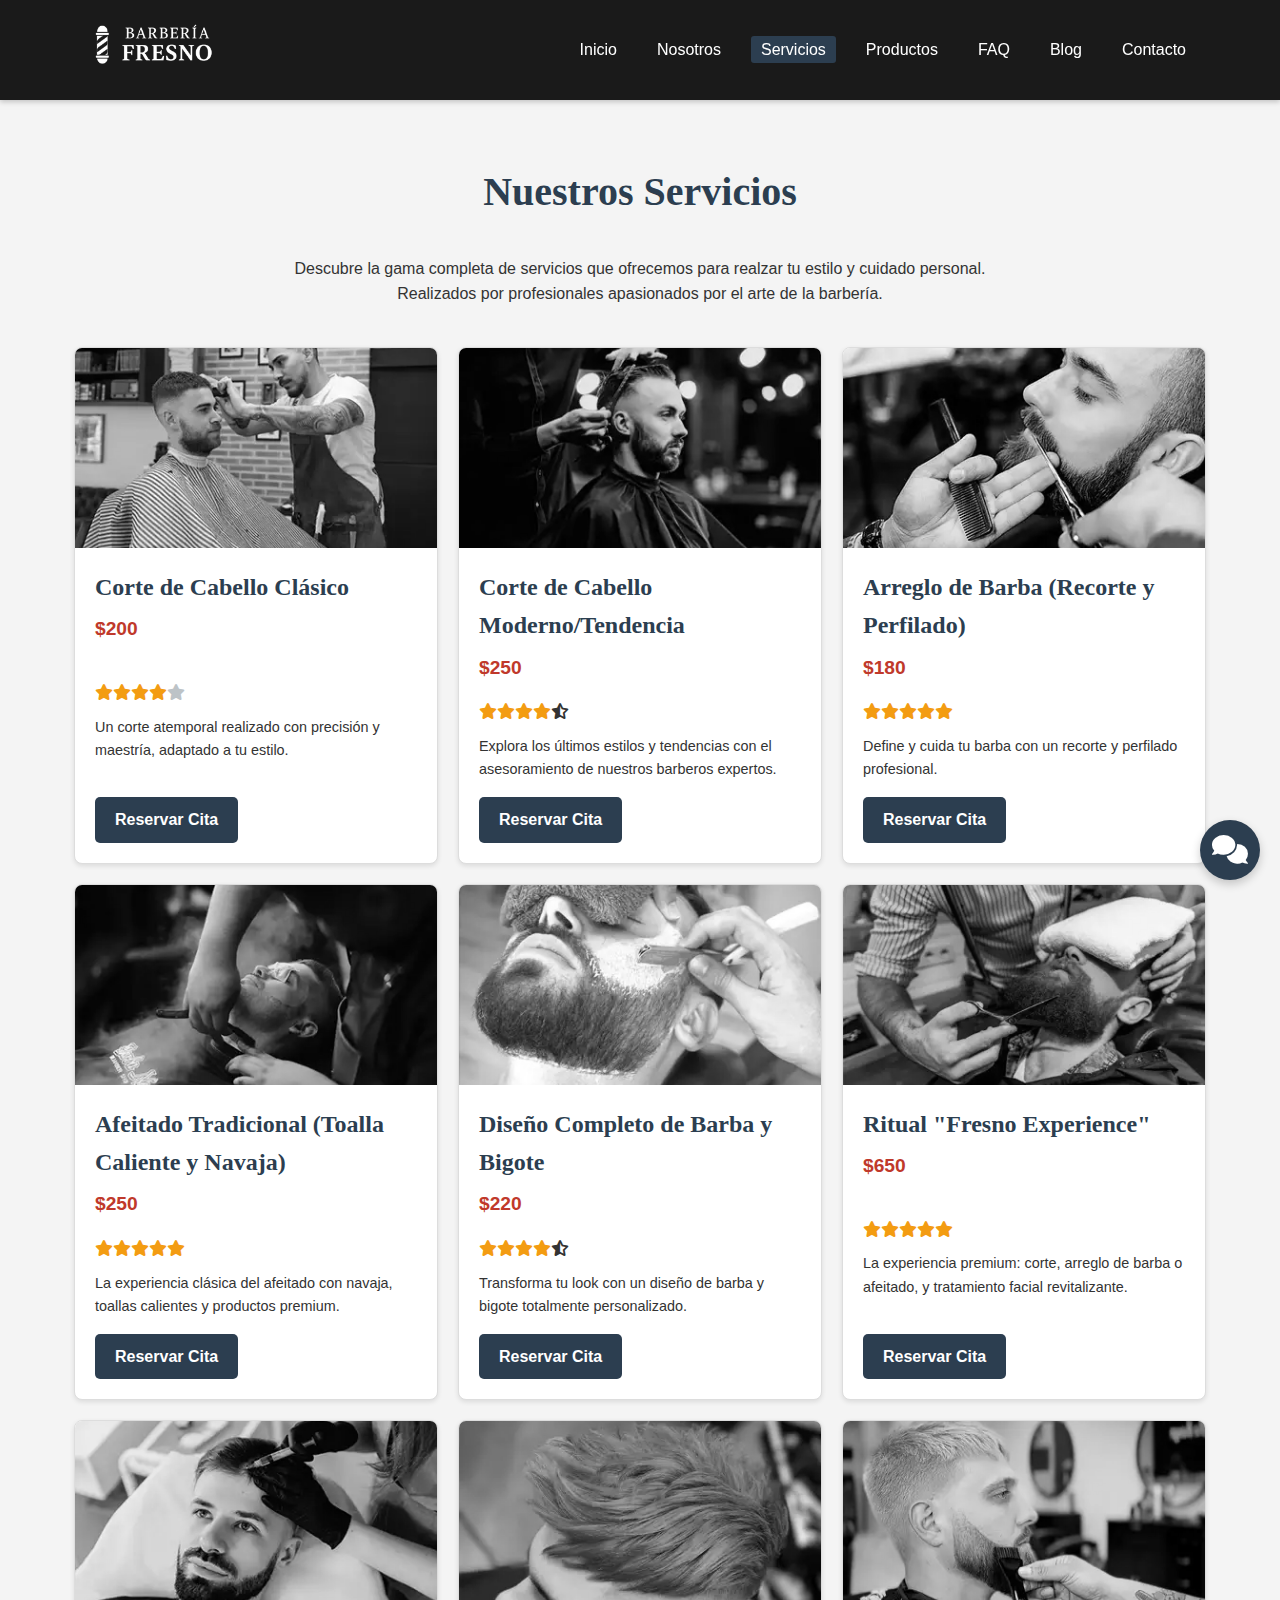
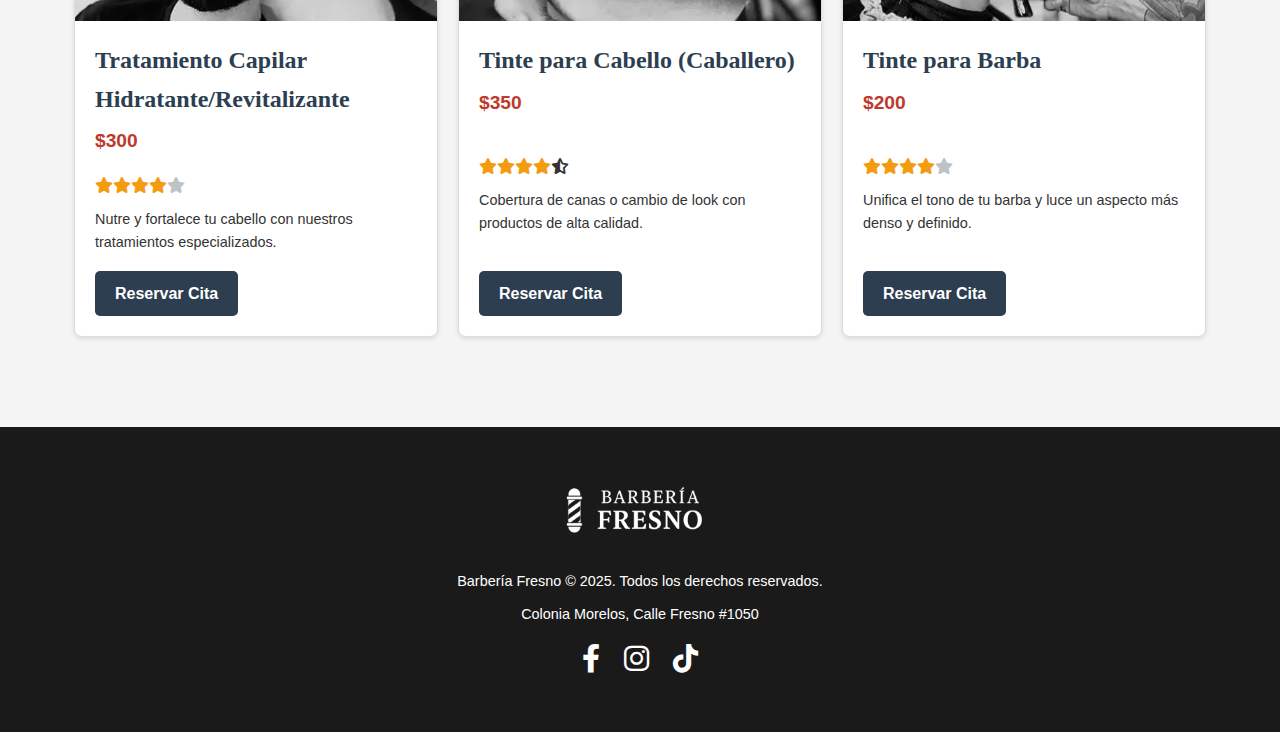
<file: servicios.html>
<!DOCTYPE html>
<html lang="es">
<head>
    <meta charset="UTF-8">
    <meta name="viewport" content="width=device-width, initial-scale=1.0">
    <title>Servicios - Barbería Fresno</title>
    <link rel="stylesheet" href="style.css">
    <link rel="stylesheet" href="https://cdnjs.cloudflare.com/ajax/libs/font-awesome/6.0.0-beta3/css/all.min.css">
</head>
<body>
    <header class="main-header">
        <div class="container">
            <a href="index.html" class="logo">
                <img src="img/logo_navbar.webp" alt="Logo Barbería Fresno">
            </a>
            <nav class="main-nav">
                <ul>
                    <li><a href="index.html">Inicio</a></li>
                    <li><a href="nosotros.html">Nosotros</a></li>
                    <li><a href="servicios.html" class="active">Servicios</a></li>
                    <li><a href="productos.html">Productos</a></li>
                    <li><a href="faq.html">FAQ</a></li>
                    <li><a href="blog.html">Blog</a></li>
                    <li><a href="contacto.html">Contacto</a></li>
                </ul>
            </nav>
        </div>
    </header>

    <main>
        <section class="section" id="nuestros-servicios">
            <div class="container">
                <h2>Nuestros Servicios</h2>
                <p style="margin-bottom: 2.5rem; max-width: 700px; margin-left: auto; margin-right:auto;">Descubre la gama completa de servicios que ofrecemos para realzar tu estilo y cuidado personal. Realizados por profesionales apasionados por el arte de la barbería.</p>
                <div class="card-container">
                    <div class="card" id="corte-clasico">
                        <img src="img/home_corte_servicios.webp" alt="Corte de Cabello Clásico" class="bw-image">
                        <div class="card-content">
                            <h3>Corte de Cabello Clásico</h3>
                            <p class="price">$200</p>
                            <div class="star-rating">
                                <i class="fas fa-star filled"></i><i class="fas fa-star filled"></i><i class="fas fa-star filled"></i><i class="fas fa-star filled"></i><i class="fas fa-star"></i>
                            </div>
                            <p>Un corte atemporal realizado con precisión y maestría, adaptado a tu estilo.</p>
                            <a href="contacto.html#haz-cita" class="btn btn-primary">Reservar Cita</a>
                        </div>
                    </div>
                    <div class="card" id="corte-moderno">
                        <img src="img/services_moderno.webp" alt="Corte de Cabello Moderno" class="bw-image">
                        <div class="card-content">
                            <h3>Corte de Cabello Moderno/Tendencia</h3>
                            <p class="price">$250</p>
                            <div class="star-rating">
                                <i class="fas fa-star filled"></i><i class="fas fa-star filled"></i><i class="fas fa-star filled"></i><i class="fas fa-star filled"></i><i class="fas fa-star-half-alt filled"></i>
                            </div>
                            <p>Explora los últimos estilos y tendencias con el asesoramiento de nuestros barberos expertos.</p>
                            <a href="contacto.html#haz-cita" class="btn btn-primary">Reservar Cita</a>
                        </div>
                    </div>
                    <div class="card" id="arreglo-barba">
                        <img src="img/home_barba_servicios.webp" alt="Arreglo de Barba" class="bw-image">
                        <div class="card-content">
                            <h3>Arreglo de Barba (Recorte y Perfilado)</h3>
                            <p class="price">$180</p>
                            <div class="star-rating">
                                <i class="fas fa-star filled"></i><i class="fas fa-star filled"></i><i class="fas fa-star filled"></i><i class="fas fa-star filled"></i><i class="fas fa-star filled"></i>
                            </div>
                            <p>Define y cuida tu barba con un recorte y perfilado profesional.</p>
                            <a href="contacto.html#haz-cita" class="btn btn-primary">Reservar Cita</a>
                        </div>
                    </div>
                    <div class="card" id="afeitado-tradicional">
                        <img src="img/home_afeitado_servicios.webp" alt="Afeitado Tradicional" class="bw-image">
                        <div class="card-content">
                            <h3>Afeitado Tradicional (Toalla Caliente y Navaja)</h3>
                            <p class="price">$250</p>
                            <div class="star-rating">
                                <i class="fas fa-star filled"></i><i class="fas fa-star filled"></i><i class="fas fa-star filled"></i><i class="fas fa-star filled"></i><i class="fas fa-star filled"></i>
                            </div>
                            <p>La experiencia clásica del afeitado con navaja, toallas calientes y productos premium.</p>
                            <a href="contacto.html#haz-cita" class="btn btn-primary">Reservar Cita</a>
                        </div>
                    </div>
                    <div class="card" id="diseno-barba">
                        <img src="img/services_barba.webp" alt="Diseño Completo de Barba" class="bw-image">
                        <div class="card-content">
                            <h3>Diseño Completo de Barba y Bigote</h3>
                            <p class="price">$220</p>
                            <div class="star-rating">
                                <i class="fas fa-star filled"></i><i class="fas fa-star filled"></i><i class="fas fa-star filled"></i><i class="fas fa-star filled"></i><i class="fas fa-star-half-alt filled"></i>
                            </div>
                            <p>Transforma tu look con un diseño de barba y bigote totalmente personalizado.</p>
                            <a href="contacto.html#haz-cita" class="btn btn-primary">Reservar Cita</a>
                        </div>
                    </div>
                    <div class="card" id="ritual-fresno">
                        <img src="img/services_ritual.webp" alt="Ritual Fresno Experience" class="bw-image">
                        <div class="card-content">
                            <h3>Ritual "Fresno Experience"</h3>
                            <p class="price">$650</p>
                             <div class="star-rating">
                                <i class="fas fa-star filled"></i><i class="fas fa-star filled"></i><i class="fas fa-star filled"></i><i class="fas fa-star filled"></i><i class="fas fa-star filled"></i>
                            </div>
                            <p>La experiencia premium: corte, arreglo de barba o afeitado, y tratamiento facial revitalizante.</p>
                            <a href="contacto.html#haz-cita" class="btn btn-primary">Reservar Cita</a>
                        </div>
                    </div>
                    <div class="card" id="tratamiento-capilar">
                        <img src="img/services_capilar.webp" alt="Tratamiento Capilar" class="bw-image">
                        <div class="card-content">
                            <h3>Tratamiento Capilar Hidratante/Revitalizante</h3>
                            <p class="price">$300</p>
                            <div class="star-rating">
                                <i class="fas fa-star filled"></i><i class="fas fa-star filled"></i><i class="fas fa-star filled"></i><i class="fas fa-star filled"></i><i class="fas fa-star"></i>
                            </div>
                            <p>Nutre y fortalece tu cabello con nuestros tratamientos especializados.</p>
                            <a href="contacto.html#haz-cita" class="btn btn-primary">Reservar Cita</a>
                        </div>
                    </div>
                    <div class="card" id="tinte-cabello">
                        <img src="img/services_tintec.webp" alt="Tinte para Cabello" class="bw-image">
                        <div class="card-content">
                            <h3>Tinte para Cabello (Caballero)</h3>
                            <p class="price">$350</p>
                             <div class="star-rating">
                                <i class="fas fa-star filled"></i><i class="fas fa-star filled"></i><i class="fas fa-star filled"></i><i class="fas fa-star filled"></i><i class="fas fa-star-half-alt filled"></i>
                            </div>
                            <p>Cobertura de canas o cambio de look con productos de alta calidad.</p>
                            <a href="contacto.html#haz-cita" class="btn btn-primary">Reservar Cita</a>
                        </div>
                    </div>
                    <div class="card" id="tinte-barba">
                        <img src="img/services_tinteb.webp" alt="Tinte para Barba" class="bw-image">
                        <div class="card-content">
                            <h3>Tinte para Barba</h3>
                            <p class="price">$200</p>
                            <div class="star-rating">
                                <i class="fas fa-star filled"></i><i class="fas fa-star filled"></i><i class="fas fa-star filled"></i><i class="fas fa-star filled"></i><i class="fas fa-star"></i>
                            </div>
                            <p>Unifica el tono de tu barba y luce un aspecto más denso y definido.</p>
                            <a href="contacto.html#haz-cita" class="btn btn-primary">Reservar Cita</a>
                        </div>
                    </div>

                </div>
            </div>
        </section>
    </main>

    <footer class="main-footer">
        <div class="container">
            <div class="footer-logo">
                <img src="img/logo_navbar.webp" alt="Logo Barbería Fresno en Footer">
                </div>
            <p>Barbería Fresno &copy; 2025. Todos los derechos reservados.</p>
            <p>Colonia Morelos, Calle Fresno #1050</p>
            <div class="social-links">
                <a href="#" target="_blank" aria-label="Facebook"><i class="fab fa-facebook-f"></i></a>
                <a href="#" target="_blank" aria-label="Instagram"><i class="fab fa-instagram"></i></a>
                <a href="#" target="_blank" aria-label="TikTok"><i class="fab fa-tiktok"></i></a>
            </div>
        </div>
    </footer>

    <a href="#" class="chat-fab" aria-label="Abrir chat">
        <i class="fas fa-comments"></i>
    </a>

</body>
</html>
</file>
<file: style.css>
:root {
    --color-bg-main: #f4f4f4; /* fondo general */
    --color-bg-header-footer: #1a1a1a; /* header y footer */
    --color-bg-cards: #ffffff;
    --color-text-dark: #333333;
    --color-text-light: #ffffff;
    --color-primary-blue: #2c3e50; /* Azul oscuro elegante */
    --color-accent-red: #c0392b; /* Rojo granada */
    --color-accent-gold: #d4af37; /* Oro para detalles, como estrellas o bordes sutiles */
    --color-border: #dddddd;
    --color-star-filled: #f39c12; /* Naranja/Dorado para estrellas llenas */
    --color-star-empty: #bdc3c7; /* Gris claro para estrellas vacías */

    --font-primary: 'Helvetica Neue', Helvetica, Arial, sans-serif;
    --font-headings: 'Georgia', serif;
}

* {
    margin: 0;
    padding: 0;
    box-sizing: border-box;
}

body {
    font-family: var(--font-primary);
    line-height: 1.6;
    color: var(--color-text-dark);
    background-color: var(--color-bg-main);
}

.container {
    width: 90%;
    max-width: 1200px;
    margin: auto;
    overflow: hidden;
    padding: 20px 0;
}

h1, h2, h3, h4 {
    font-family: var(--font-headings);
    color: var(--color-primary-blue);
    margin-bottom: 1rem;
}

p {
    margin-bottom: 1rem;
}

a {
    text-decoration: none;
    color: var(--color-primary-blue);
}

ul {
    list-style: none;
}

img.bw-image {
    filter: grayscale(100%);
    transition: filter 0.3s ease;
}

img.bw-image:hover {
    filter: grayscale(0%);
}

.btn {
    display: inline-block;
    padding: 10px 20px;
    border-radius: 5px;
    text-align: center;
    transition: background-color 0.3s ease;
    font-weight: bold;
}

.btn-primary {
    background-color: var(--color-primary-blue);
    color: var(--color-text-light);
}

.btn-primary:hover {
    background-color: #34495e; 
}

.btn-accent {
    background-color: var(--color-accent-red);
    color: var(--color-text-light);
}

.btn-accent:hover {
    background-color: #e74c3c; 
}

.main-header {
    background-color: var(--color-bg-header-footer);
    color: var(--color-text-light);
    padding: 1rem 0;
    position: sticky;
    top: 0;
    z-index: 1000;
    box-shadow: 0 2px 5px rgba(0,0,0,0.2);
}

.main-header .container {
    display: flex;
    justify-content: space-between;
    align-items: center;
    padding: 0 20px; 
}

.main-header .logo img {
    height: 60px; 
    filter: brightness(0) invert(1); 
}



.main-nav ul {
    display: flex;
}

.main-nav ul li {
    margin-left: 20px;
}

.main-nav ul li a {
    color: var(--color-text-light);
    padding: 5px 10px;
    border-radius: 3px;
}

.main-nav ul li a:hover,
.main-nav ul li a.active {
    background-color: var(--color-primary-blue);
}


.hero {
    background: url('img/hero_fondo.webp') center center/cover no-repeat;
    height: 70vh;
    color: var(--color-text-light);
    display: flex;
    flex-direction: column;
    justify-content: center;
    align-items: center;
    text-align: center;
    padding: 0 20px;
    position: relative; 
}
.hero::before { 
    content: '';
    position: absolute;
    top: 0;
    left: 0;
    width: 100%;
    height: 100%;
    background-color: rgba(0,0,0,0.6); 
    z-index: 1;
}
.hero > * { 
    position: relative;
    z-index: 2;
}

.hero h1 {
    font-size: 3rem;
    margin-bottom: 1rem;
    color: var(--color-text-light); 
}

.hero p {
    font-size: 1.2rem;
    margin-bottom: 2rem;
}


.section {
    padding: 40px 0;
    text-align: center;
}
.section-dark {
    background-color: var(--color-primary-blue);
    color: var(--color-text-light);
}
.section-dark h2 {
    color: var(--color-text-light);
}

.section h2 {
    font-size: 2.5rem;
    margin-bottom: 2rem;
}


.card-container {
    display: flex;
    flex-wrap: wrap;
    gap: 20px;
    justify-content: center;
}

.card {
    background-color: var(--color-bg-cards);
    border: 1px solid var(--color-border);
    border-radius: 8px;
    overflow: hidden;
    width: calc(33.333% - 20px); 
    min-width: 280px;
    box-shadow: 0 2px 5px rgba(0,0,0,0.1);
    text-align: left;
    display: flex;
    flex-direction: column;
}
.card:hover {
    box-shadow: 0 5px 15px rgba(0,0,0,0.15);
    transform: translateY(-5px);
    transition: box-shadow 0.3s ease, transform 0.3s ease;
}


.card img {
    width: 100%;
    height: 200px;
    object-fit: cover;
}

.card-content {
    padding: 20px;
    flex-grow: 1; 
    display: flex;
    flex-direction: column;
}
.card-content h3 {
    font-size: 1.5rem;
    margin-bottom: 0.5rem;
}
.card-content .price {
    font-size: 1.2rem;
    font-weight: bold;
    color: var(--color-accent-red);
    margin-bottom: 1rem;
}
.card-content p {
    font-size: 0.9rem;
    flex-grow: 1; 
    margin-bottom: 1rem;
}
.card-content .btn {
    align-self: flex-start; 
    margin-top: auto; 
}

.star-rating {
    margin-bottom: 10px;
}

.star-rating .fa-star {
    color: var(--color-star-empty);
}

.star-rating .fa-star.filled {
    color: var(--color-star-filled);
}


.about-us-content {
    text-align: left;
    line-height: 1.8;
}
.about-us-content h3 {
    margin-top: 2rem;
    font-size: 1.8rem;
}

.contact-form {
    max-width: 700px;
    margin: 20px auto;
    padding: 20px;
    background-color: var(--color-bg-cards);
    border-radius: 8px;
    box-shadow: 0 2px 10px rgba(0,0,0,0.1);
}
.contact-form .form-group {
    margin-bottom: 1.5rem;
}
.contact-form label {
    display: block;
    margin-bottom: 0.5rem;
    font-weight: bold;
    text-align: left;
}
.contact-form input[type="text"],
.contact-form input[type="email"],
.contact-form input[type="tel"],
.contact-form textarea {
    width: 100%;
    padding: 12px;
    border: 1px solid var(--color-border);
    border-radius: 5px;
    font-size: 1rem;
}
.contact-form textarea {
    min-height: 120px;
    resize: vertical;
}
.contact-form .btn {
    width: 100%;
    padding: 12px;
    font-size: 1.1rem;
}

.faq-item {
    background-color: var(--color-bg-cards);
    margin-bottom: 15px;
    padding: 20px;
    border-radius: 5px;
    box-shadow: 0 2px 5px rgba(0,0,0,0.05);
    text-align: left;
}
.faq-item h3 {
    font-size: 1.4rem;
    margin-bottom: 0.75rem;
}
.faq-item p { 
    font-size: 1rem;
    margin-bottom: 0;
}


.main-footer {
    background-color: var(--color-bg-header-footer);
    color: var(--color-text-light);
    text-align: center;
    padding: 30px 20px;
    margin-top: 30px;
}
.main-footer .footer-logo img {
    height: 70px;
    margin-bottom: 15px;
    filter: brightness(0) invert(1); 
}
.main-footer p {
    margin-bottom: 10px;
    font-size: 0.9rem;
}
.social-links a {
    color: var(--color-text-light);
    margin: 0 10px;
    font-size: 1.8rem; 
}
.social-links a:hover {
    color: var(--color-primary-blue);
}

.chat-fab {
    position: fixed;
    bottom: 20px;
    right: 20px;
    background-color: var(--color-primary-blue);
    color: var(--color-text-light);
    width: 60px;
    height: 60px;
    border-radius: 50%;
    display: flex;
    justify-content: center;
    align-items: center;
    font-size: 1.8rem; 
    box-shadow: 0 4px 10px rgba(0,0,0,0.2);
    z-index: 1000;
    cursor: pointer;
}
.chat-fab:hover {
    background-color: #34495e;
}


@media (max-width: 992px) {
    .card {
        width: calc(50% - 20px); 
    }
}

@media (max-width: 768px) {
    .main-header .container {
        flex-direction: column;
    }
    .main-nav ul {
        flex-direction: column;
        align-items: center;
        margin-top: 1rem;
    }
    .main-nav ul li {
        margin: 5px 0;
    }
    .hero h1 {
        font-size: 2.2rem;
    }
    .hero p {
        font-size: 1rem;
    }
    .card {
        width: calc(100% - 20px); 
        margin-left: auto;
        margin-right: auto;
    }
}
</file>
